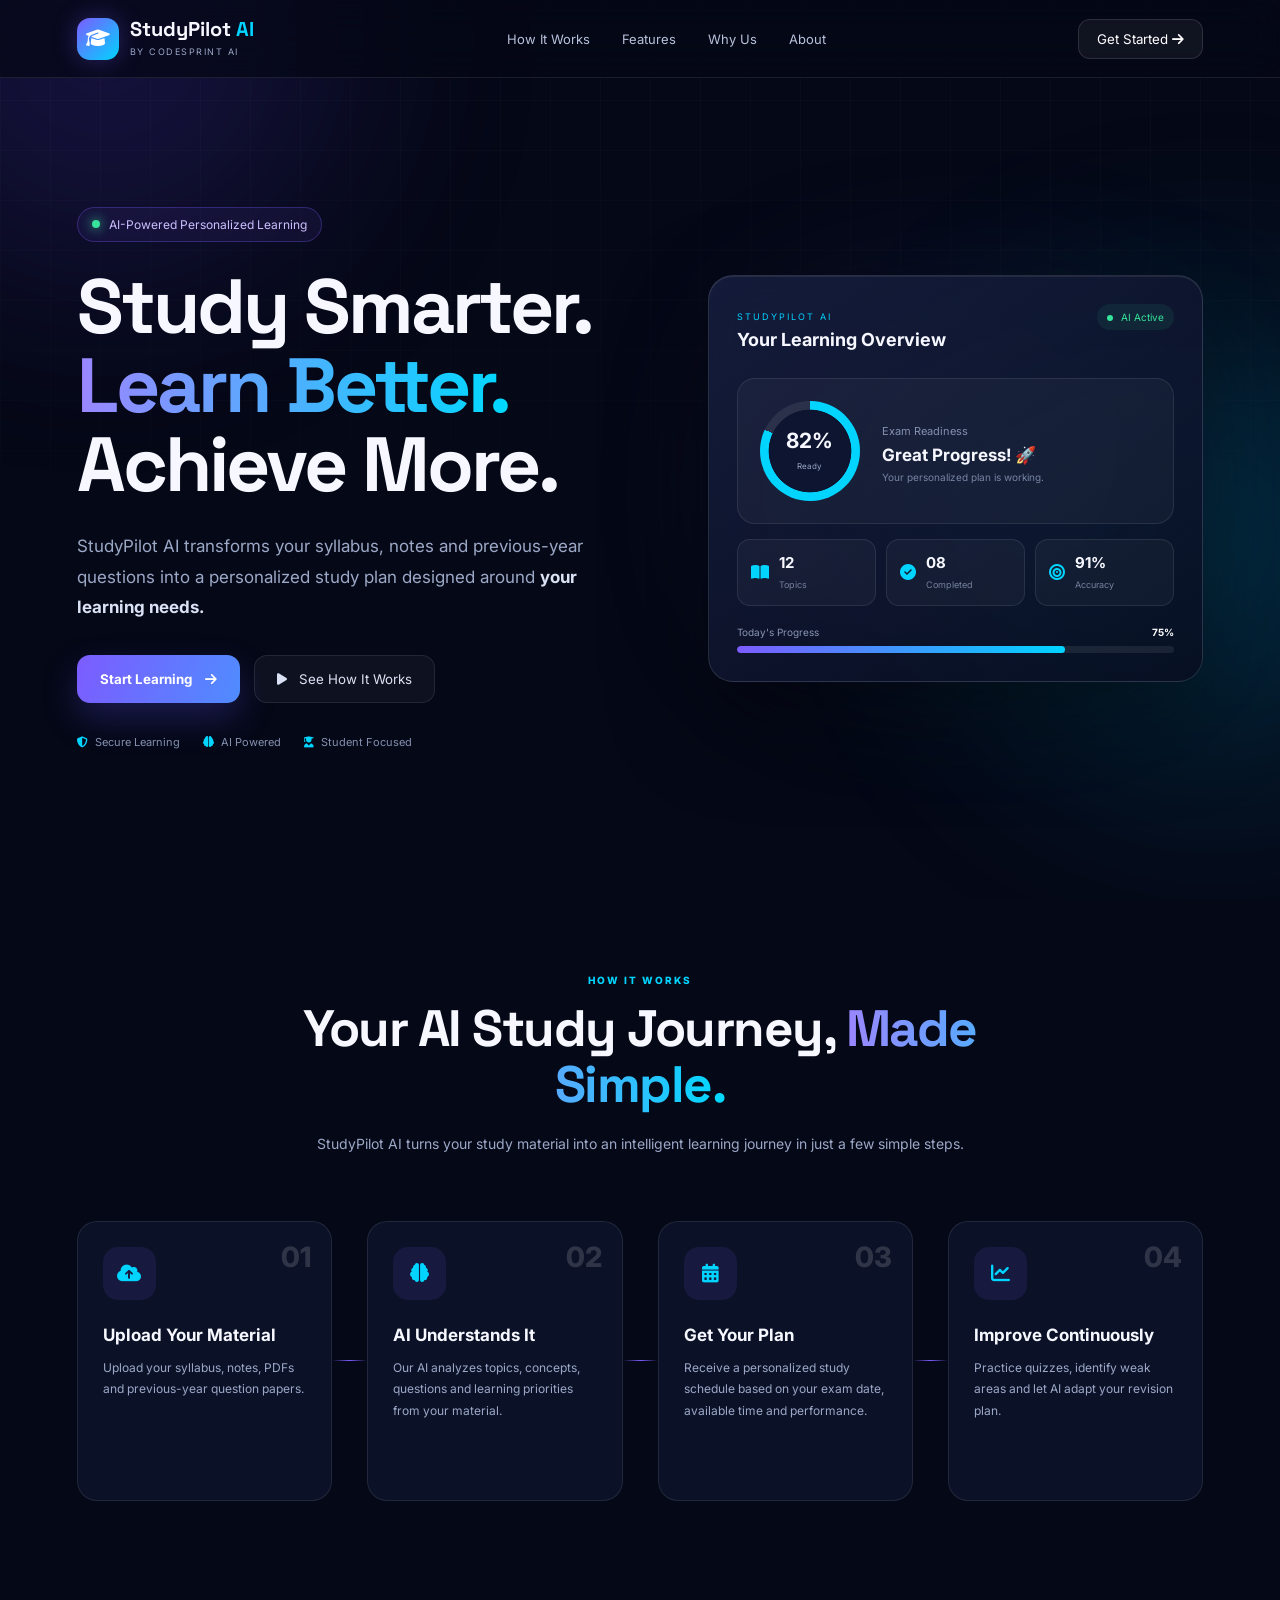
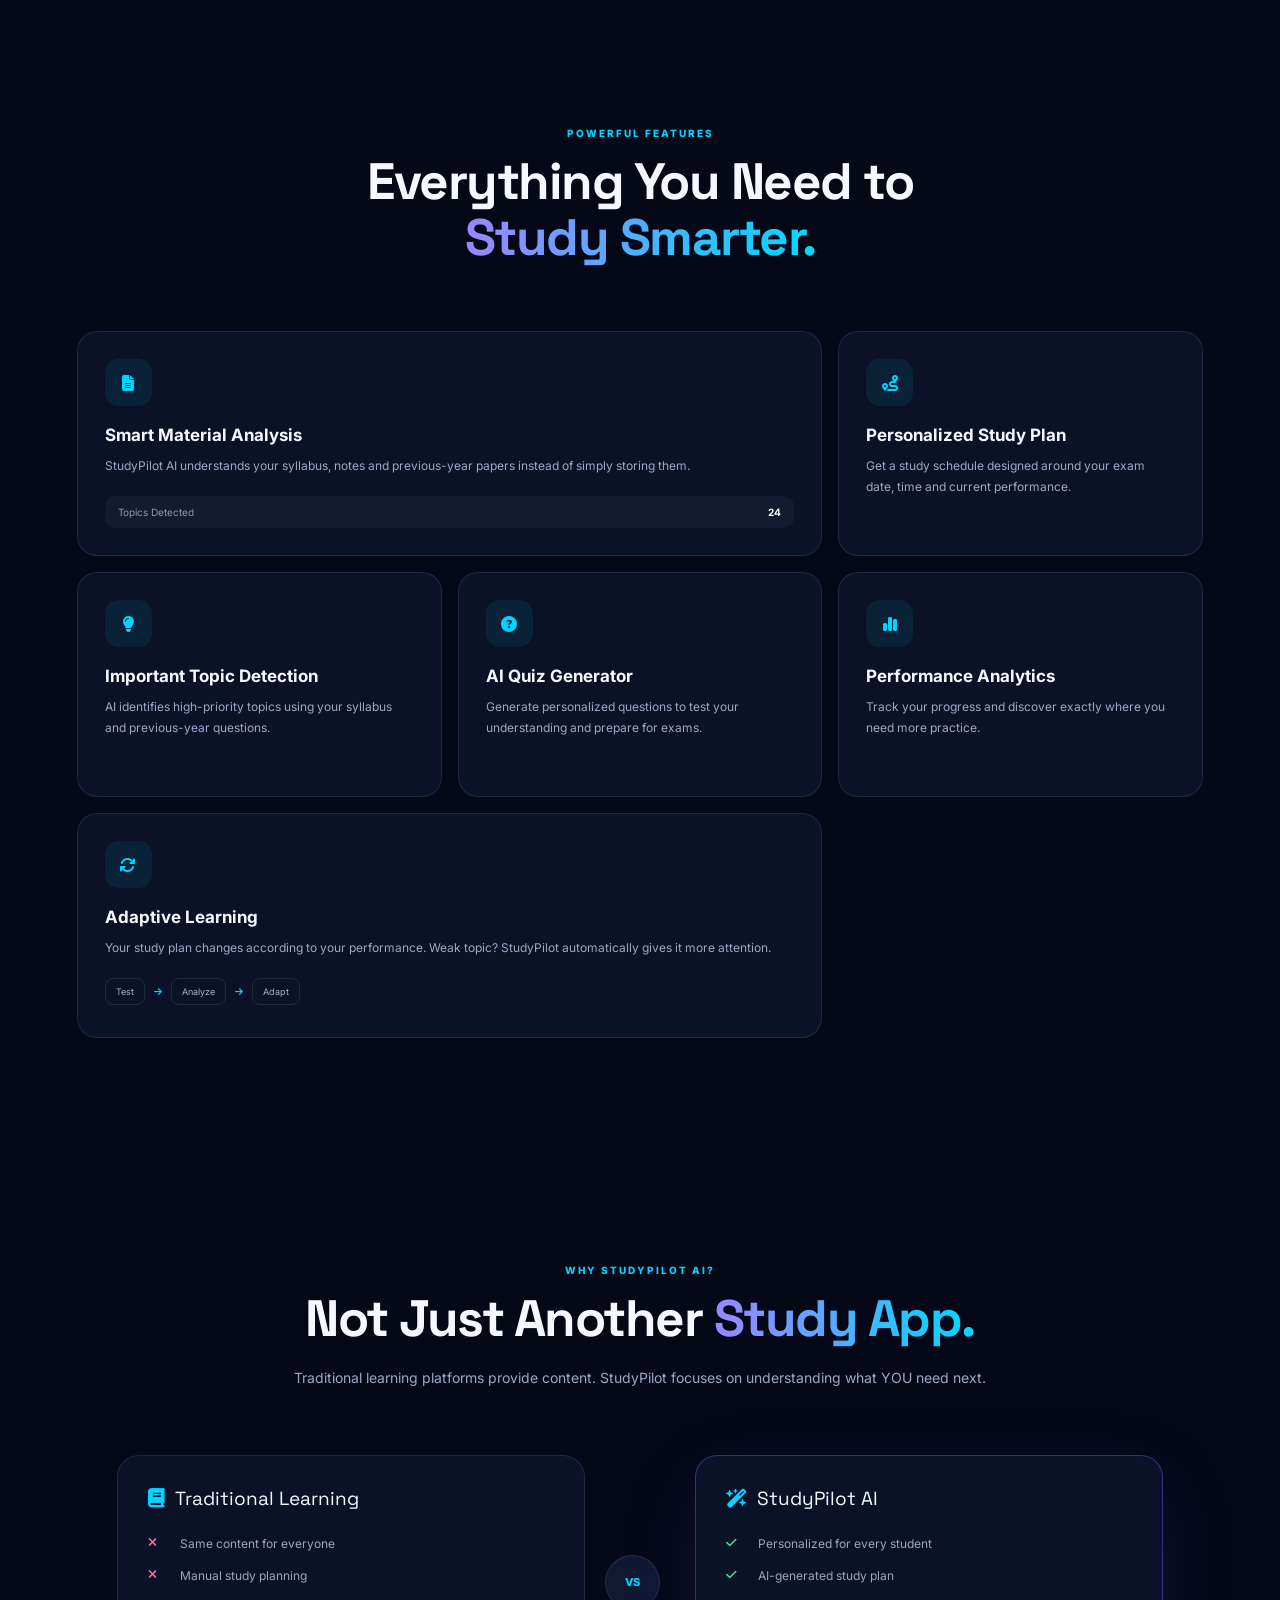
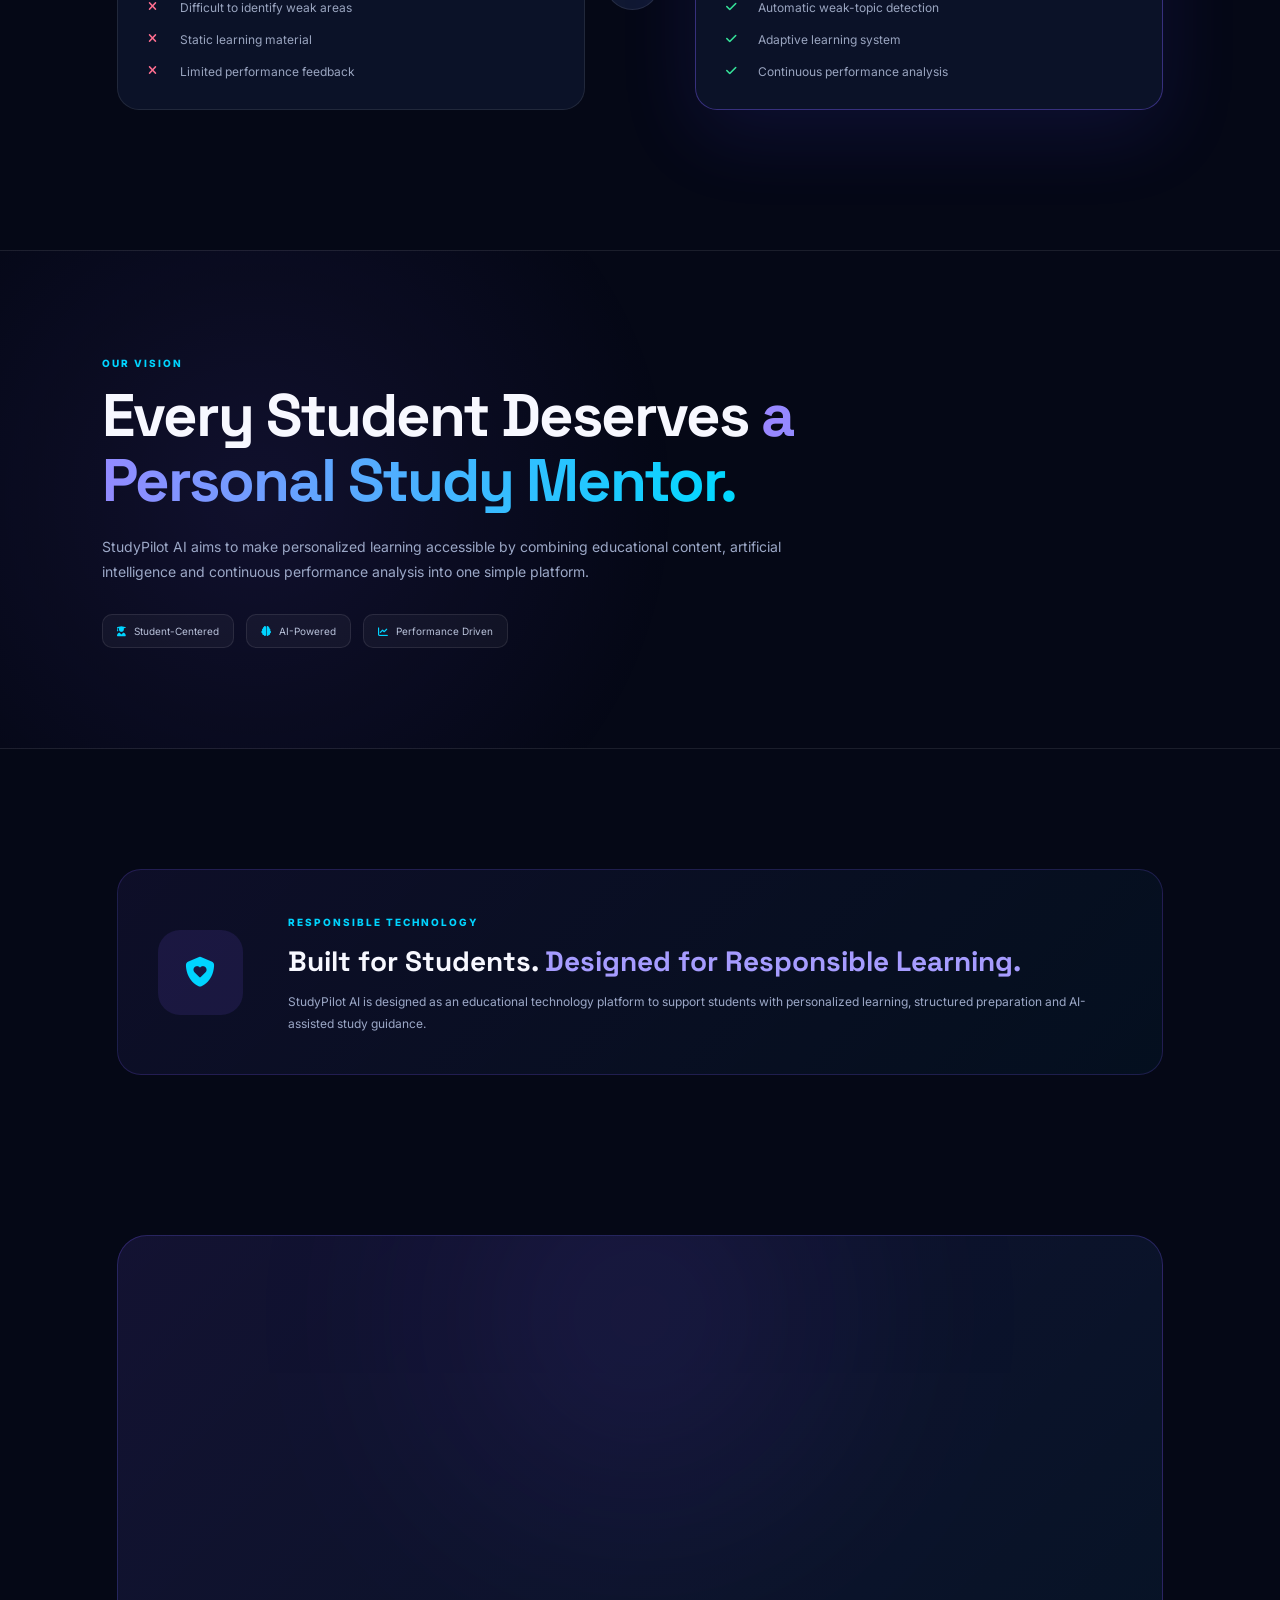
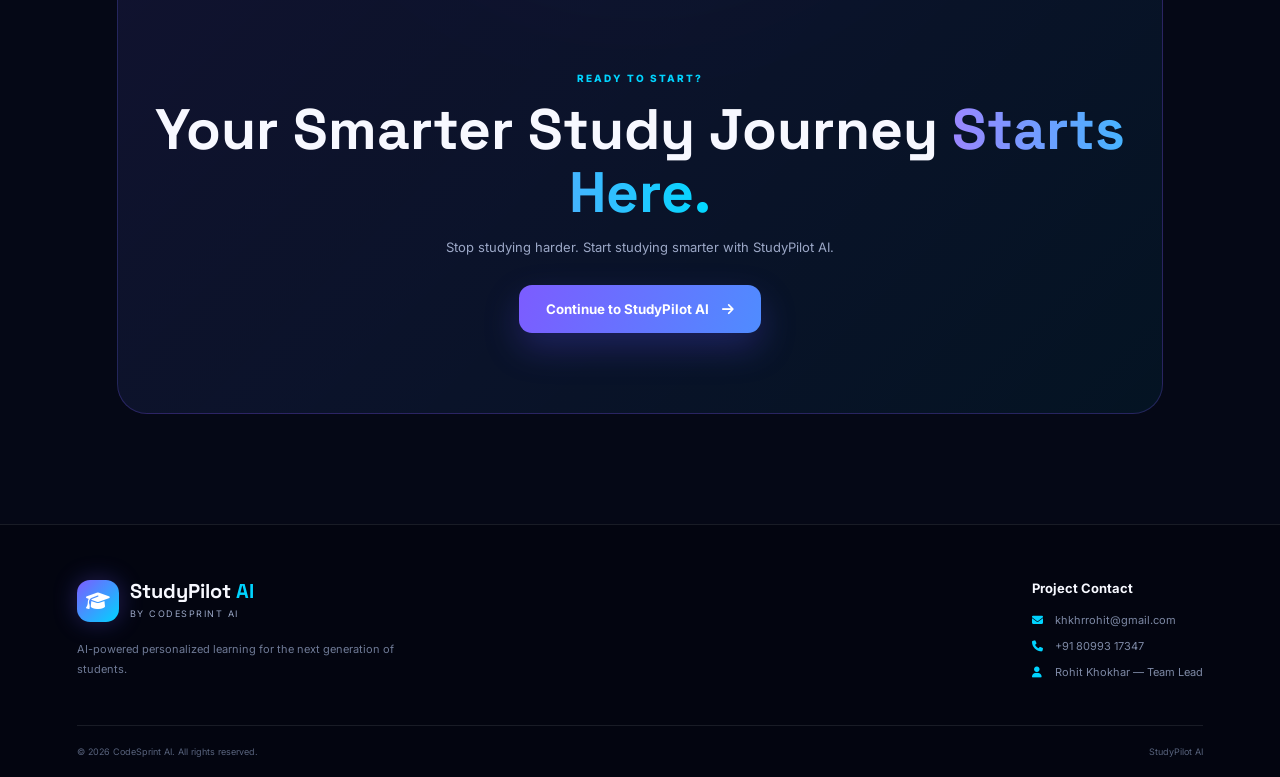
<file: index.html>
<!DOCTYPE html>
<html lang="en">
<head>
    <meta charset="UTF-8">
    <meta name="viewport" content="width=device-width, initial-scale=1.0">

    <title>StudyPilot AI | CodeSprint AI</title>

    <meta
        name="description"
        content="StudyPilot AI is an intelligent personalized learning platform that helps students study smarter using AI."
    >

    <!-- Google Font -->
    <link rel="preconnect" href="https://fonts.googleapis.com">
    <link rel="preconnect" href="https://fonts.gstatic.com" crossorigin>

    <link
        href="https://fonts.googleapis.com/css2?family=Inter:wght@400;500;600;700;800&family=Space+Grotesk:wght@500;600;700&display=swap"
        rel="stylesheet"
    >

    <!-- Font Awesome -->
    <link
        rel="stylesheet"
        href="https://cdnjs.cloudflare.com/ajax/libs/font-awesome/6.5.2/css/all.min.css"
    >

    <link rel="stylesheet" href="index.css">
</head>

<body>

    <!-- Background -->
    <div class="background">
        <span class="orb orb-one"></span>
        <span class="orb orb-two"></span>
        <span class="grid"></span>
    </div>

    <!-- NAVBAR -->
    <header class="navbar">

        <div class="logo">
            <div class="logo-icon">
                <i class="fa-solid fa-graduation-cap"></i>
            </div>

            <div>
                <h2>StudyPilot<span> AI</span></h2>
                <small>by CodeSprint AI</small>
            </div>
        </div>

        <nav>
            <a href="#how">How It Works</a>
            <a href="#features">Features</a>
            <a href="#difference">Why Us</a>
            <a href="#about">About</a>
        </nav>

        <button class="nav-button" onclick="continueToApp()">
            Get Started <i class="fa-solid fa-arrow-right"></i>
        </button>

    </header>


    <!-- HERO -->
    <main>

        <section class="hero">

            <div class="hero-content">

                <div class="badge">
                    <span class="pulse"></span>
                    AI-Powered Personalized Learning
                </div>

                <h1>
                    Study Smarter.
                    <span>Learn Better.</span>
                    <br>
                    Achieve More.
                </h1>

                <p class="hero-text">
                    StudyPilot AI transforms your syllabus, notes and previous-year
                    questions into a personalized study plan designed around
                    <strong>your learning needs.</strong>
                </p>

                <div class="hero-buttons">

                    <button class="primary-btn" onclick="continueToApp()">
                        Start Learning
                        <i class="fa-solid fa-arrow-right"></i>
                    </button>

                    <button class="secondary-btn" onclick="scrollToSection('how')">
                        <i class="fa-solid fa-play"></i>
                        See How It Works
                    </button>

                </div>

                <div class="trust-row">

                    <div>
                        <i class="fa-solid fa-shield-halved"></i>
                        Secure Learning
                    </div>

                    <div>
                        <i class="fa-solid fa-brain"></i>
                        AI Powered
                    </div>

                    <div>
                        <i class="fa-solid fa-user-graduate"></i>
                        Student Focused
                    </div>

                </div>

            </div>


            <!-- HERO DASHBOARD -->
            <div class="hero-dashboard">

                <div class="dashboard-glow"></div>

                <div class="dashboard-card">

                    <div class="dashboard-top">

                        <div>
                            <span class="mini-label">STUDYPILOT AI</span>
                            <h3>Your Learning Overview</h3>
                        </div>

                        <div class="ai-status">
                            <span></span>
                            AI Active
                        </div>

                    </div>


                    <div class="score-box">

                        <div class="score-circle">
                            <div>
                                <strong>82%</strong>
                                <small>Ready</small>
                            </div>
                        </div>

                        <div class="score-info">
                            <span>Exam Readiness</span>
                            <h4>Great Progress! 🚀</h4>
                            <p>Your personalized plan is working.</p>
                        </div>

                    </div>


                    <div class="dashboard-stats">

                        <div class="stat">
                            <i class="fa-solid fa-book-open"></i>
                            <div>
                                <strong>12</strong>
                                <span>Topics</span>
                            </div>
                        </div>

                        <div class="stat">
                            <i class="fa-solid fa-circle-check"></i>
                            <div>
                                <strong>08</strong>
                                <span>Completed</span>
                            </div>
                        </div>

                        <div class="stat">
                            <i class="fa-solid fa-bullseye"></i>
                            <div>
                                <strong>91%</strong>
                                <span>Accuracy</span>
                            </div>
                        </div>

                    </div>


                    <div class="progress-area">

                        <div class="progress-heading">
                            <span>Today's Progress</span>
                            <strong>75%</strong>
                        </div>

                        <div class="progress-bar">
                            <span></span>
                        </div>

                    </div>

                </div>

            </div>

        </section>


        <!-- HOW IT WORKS -->
        <section id="how" class="section">

            <div class="section-heading">

                <span class="section-tag">
                    HOW IT WORKS
                </span>

                <h2>
                    Your AI Study Journey,
                    <span>Made Simple.</span>
                </h2>

                <p>
                    StudyPilot AI turns your study material into an intelligent
                    learning journey in just a few simple steps.
                </p>

            </div>


            <div class="steps">

                <div class="step-card">

                    <div class="step-number">01</div>

                    <div class="step-icon">
                        <i class="fa-solid fa-cloud-arrow-up"></i>
                    </div>

                    <h3>Upload Your Material</h3>

                    <p>
                        Upload your syllabus, notes, PDFs and previous-year
                        question papers.
                    </p>

                </div>


                <div class="connector"></div>


                <div class="step-card">

                    <div class="step-number">02</div>

                    <div class="step-icon">
                        <i class="fa-solid fa-brain"></i>
                    </div>

                    <h3>AI Understands It</h3>

                    <p>
                        Our AI analyzes topics, concepts, questions and
                        learning priorities from your material.
                    </p>

                </div>


                <div class="connector"></div>


                <div class="step-card">

                    <div class="step-number">03</div>

                    <div class="step-icon">
                        <i class="fa-solid fa-calendar-days"></i>
                    </div>

                    <h3>Get Your Plan</h3>

                    <p>
                        Receive a personalized study schedule based on your
                        exam date, available time and performance.
                    </p>

                </div>


                <div class="connector"></div>


                <div class="step-card">

                    <div class="step-number">04</div>

                    <div class="step-icon">
                        <i class="fa-solid fa-chart-line"></i>
                    </div>

                    <h3>Improve Continuously</h3>

                    <p>
                        Practice quizzes, identify weak areas and let AI
                        adapt your revision plan.
                    </p>

                </div>

            </div>

        </section>


        <!-- FEATURES -->
        <section id="features" class="section features-section">

            <div class="section-heading">

                <span class="section-tag">
                    POWERFUL FEATURES
                </span>

                <h2>
                    Everything You Need to
                    <span>Study Smarter.</span>
                </h2>

            </div>


            <div class="feature-grid">

                <div class="feature-card large">

                    <div class="feature-icon">
                        <i class="fa-solid fa-file-lines"></i>
                    </div>

                    <h3>Smart Material Analysis</h3>

                    <p>
                        StudyPilot AI understands your syllabus, notes and
                        previous-year papers instead of simply storing them.
                    </p>

                    <div class="feature-demo">
                        <span>Topics Detected</span>
                        <strong>24</strong>
                    </div>

                </div>


                <div class="feature-card">

                    <div class="feature-icon">
                        <i class="fa-solid fa-route"></i>
                    </div>

                    <h3>Personalized Study Plan</h3>

                    <p>
                        Get a study schedule designed around your exam date,
                        time and current performance.
                    </p>

                </div>


                <div class="feature-card">

                    <div class="feature-icon">
                        <i class="fa-solid fa-lightbulb"></i>
                    </div>

                    <h3>Important Topic Detection</h3>

                    <p>
                        AI identifies high-priority topics using your syllabus
                        and previous-year questions.
                    </p>

                </div>


                <div class="feature-card">

                    <div class="feature-icon">
                        <i class="fa-solid fa-circle-question"></i>
                    </div>

                    <h3>AI Quiz Generator</h3>

                    <p>
                        Generate personalized questions to test your
                        understanding and prepare for exams.
                    </p>

                </div>


                <div class="feature-card">

                    <div class="feature-icon">
                        <i class="fa-solid fa-chart-simple"></i>
                    </div>

                    <h3>Performance Analytics</h3>

                    <p>
                        Track your progress and discover exactly where
                        you need more practice.
                    </p>

                </div>


                <div class="feature-card large">

                    <div class="feature-icon">
                        <i class="fa-solid fa-arrows-rotate"></i>
                    </div>

                    <h3>Adaptive Learning</h3>

                    <p>
                        Your study plan changes according to your performance.
                        Weak topic? StudyPilot automatically gives it more
                        attention.
                    </p>

                    <div class="adaptive-flow">
                        <span>Test</span>
                        <i class="fa-solid fa-arrow-right"></i>
                        <span>Analyze</span>
                        <i class="fa-solid fa-arrow-right"></i>
                        <span>Adapt</span>
                    </div>

                </div>

            </div>

        </section>


        <!-- DIFFERENCE -->
        <section id="difference" class="section difference-section">

            <div class="section-heading">

                <span class="section-tag">
                    WHY STUDYPILOT AI?
                </span>

                <h2>
                    Not Just Another
                    <span>Study App.</span>
                </h2>

                <p>
                    Traditional learning platforms provide content.
                    StudyPilot focuses on understanding what YOU need next.
                </p>

            </div>


            <div class="comparison">

                <div class="comparison-card traditional">

                    <div class="comparison-title">
                        <i class="fa-solid fa-book"></i>
                        Traditional Learning
                    </div>

                    <ul>
                        <li>
                            <i class="fa-solid fa-xmark"></i>
                            Same content for everyone
                        </li>

                        <li>
                            <i class="fa-solid fa-xmark"></i>
                            Manual study planning
                        </li>

                        <li>
                            <i class="fa-solid fa-xmark"></i>
                            Difficult to identify weak areas
                        </li>

                        <li>
                            <i class="fa-solid fa-xmark"></i>
                            Static learning material
                        </li>

                        <li>
                            <i class="fa-solid fa-xmark"></i>
                            Limited performance feedback
                        </li>
                    </ul>

                </div>


                <div class="vs">
                    VS
                </div>


                <div class="comparison-card studypilot">

                    <div class="comparison-title">
                        <i class="fa-solid fa-wand-magic-sparkles"></i>
                        StudyPilot AI
                    </div>

                    <ul>
                        <li>
                            <i class="fa-solid fa-check"></i>
                            Personalized for every student
                        </li>

                        <li>
                            <i class="fa-solid fa-check"></i>
                            AI-generated study plan
                        </li>

                        <li>
                            <i class="fa-solid fa-check"></i>
                            Automatic weak-topic detection
                        </li>

                        <li>
                            <i class="fa-solid fa-check"></i>
                            Adaptive learning system
                        </li>

                        <li>
                            <i class="fa-solid fa-check"></i>
                            Continuous performance analysis
                        </li>
                    </ul>

                </div>

            </div>

        </section>


        <!-- IMPACT -->
        <section class="impact-section">

            <div class="impact-content">

                <span class="section-tag">
                    OUR VISION
                </span>

                <h2>
                    Every Student Deserves
                    <span>a Personal Study Mentor.</span>
                </h2>

                <p>
                    StudyPilot AI aims to make personalized learning accessible
                    by combining educational content, artificial intelligence
                    and continuous performance analysis into one simple platform.
                </p>

                <div class="impact-points">

                    <div>
                        <i class="fa-solid fa-user-graduate"></i>
                        <span>Student-Centered</span>
                    </div>

                    <div>
                        <i class="fa-solid fa-brain"></i>
                        <span>AI-Powered</span>
                    </div>

                    <div>
                        <i class="fa-solid fa-chart-line"></i>
                        <span>Performance Driven</span>
                    </div>

                </div>

            </div>

        </section>


        <!-- TRUST -->
        <section id="about" class="trust-section">

            <div class="trust-card">

                <div class="trust-icon">
                    <i class="fa-solid fa-shield-heart"></i>
                </div>

                <div>
                    <span class="section-tag">RESPONSIBLE TECHNOLOGY</span>

                    <h2>
                        Built for Students.
                        <span>Designed for Responsible Learning.</span>
                    </h2>

                    <p>
                        StudyPilot AI is designed as an educational technology
                        platform to support students with personalized learning,
                        structured preparation and AI-assisted study guidance.
                    </p>
                </div>

            </div>

        </section>


        <!-- FINAL CTA -->
        <section class="cta-section">

            <div class="cta-card">

                <div class="cta-glow"></div>

                <span class="section-tag">
                    READY TO START?
                </span>

                <h2>
                    Your Smarter Study Journey
                    <span>Starts Here.</span>
                </h2>

                <p>
                    Stop studying harder. Start studying smarter with StudyPilot AI.
                </p>

                <button class="primary-btn big" onclick="continueToApp()">
                    Continue to StudyPilot AI
                    <i class="fa-solid fa-arrow-right"></i>
                </button>

            </div>

        </section>

    </main>


    <!-- FOOTER -->
    <footer>

        <div class="footer-main">

            <div class="footer-brand">

                <div class="logo">

                    <div class="logo-icon">
                        <i class="fa-solid fa-graduation-cap"></i>
                    </div>

                    <div>
                        <h2>StudyPilot<span> AI</span></h2>
                        <small>by CodeSprint AI</small>
                    </div>

                </div>

                <p>
                    AI-powered personalized learning for the next generation
                    of students.
                </p>

            </div>


            <div class="footer-contact">

                <h3>Project Contact</h3>

                <a href="mailto:khkhrrohit@gmail.com">
                    <i class="fa-solid fa-envelope"></i>
                    khkhrrohit@gmail.com
                </a>

                <a href="tel:+918099317347">
                    <i class="fa-solid fa-phone"></i>
                    +91 80993 17347
                </a>

                <span>
                    <i class="fa-solid fa-user"></i>
                    Rohit Khokhar — Team Lead
                </span>

            </div>

        </div>


        <div class="footer-bottom">

            <span>
                © <span id="year"></span> CodeSprint AI. All rights reserved.
            </span>

            <span>
                StudyPilot AI
            </span>

        </div>

    </footer>


    <!-- Back To Top -->
    <button class="top-button" id="topButton">
        <i class="fa-solid fa-arrow-up"></i>
    </button>


    <script src="index.js"></script>

</body>
</html>
</file>
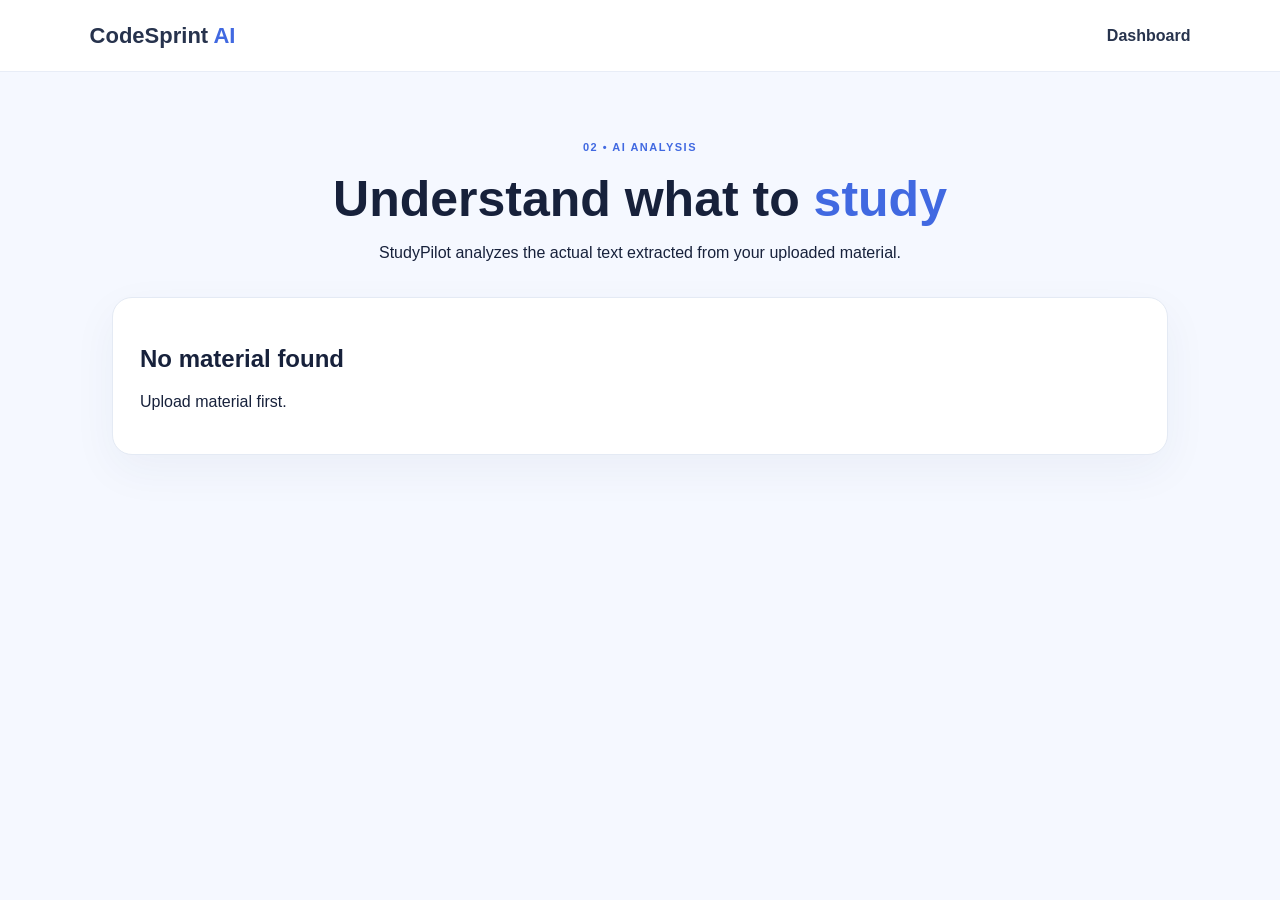
<file: analysis.html>
<!DOCTYPE html>
<html lang="en"><head><meta charset="UTF-8"><meta name="viewport" content="width=device-width,initial-scale=1"><title>StudyPilot AI | Analysis</title><link rel="stylesheet" href="analysis.css"></head>
<body><nav><a class="logo" href="main.html">CodeSprint <span>AI</span></a><a href="dashboard.html">Dashboard</a></nav>
<main><header><span class="badge">02 • AI ANALYSIS</span><h1>Understand what to <span>study</span></h1><p>StudyPilot analyzes the actual text extracted from your uploaded material.</p></header>
<div id="loading" class="card"><div class="spinner"></div><h2>Analyzing your material…</h2><p>Finding chapters, topics, keywords and question patterns.</p></div>
<div id="result" hidden><section class="grid"><div class="card wide"><small>AI SUMMARY</small><h2>Study overview</h2><p id="summary"></p></div><div class="card"><small>DOCUMENTS</small><h2 id="docCount">0</h2><p>Materials analyzed</p></div></section>
<section class="card"><small>CHAPTERS / TOPIC CLUSTERS</small><h2>What your material contains</h2><div id="chapters" class="chips"></div></section>
<section class="card"><small>IMPORTANT TOPICS</small><h2>High-value concepts</h2><div id="topics"></div></section>
<section class="card"><small>CONTENT INSIGHTS</small><div id="insights"></div></section>
<div class="actions"><button onclick="location.href='upload.html'">← Upload More</button><button class="primary" onclick="generatePlan()">Create Smart Study Plan →</button></div></div></main>
<script>
const KEY='studypilot_ai_data'; let data=JSON.parse(localStorage.getItem(KEY)||'{}');
const text=(data.sourceText||'').trim();
function words(s){return s.toLowerCase().match(/[a-zA-Z][a-zA-Z-]{3,}/g)||[]}
function analyze(){
 if(!text){document.getElementById('loading').innerHTML='<h2>No material found</h2><p>Upload material first.</p>';return}
 const ws=words(text), freq={}; ws.forEach(w=>freq[w]=(freq[w]||0)+1);
 const stop=new Set('this that with from have will your their there about which these those into than also been were they them then when where what such only more some very using used each other through because between while after before should would could does'.split(' '));
 const keywords=Object.entries(freq).filter(([w])=>!stop.has(w)).sort((a,b)=>b[1]-a[1]).slice(0,18).map(x=>x[0]);
 const sentences=text.split(/[.!?]\s+/).filter(x=>x.length>70).slice(0,4);
 const chapters=text.split(/(?:chapter|unit|module)\s+([0-9IVX]+)/ig).filter(x=>x.trim()).slice(0,12).map(x=>x.trim().slice(0,90));
 const chapterList=chapters.length?chapters:keywords.slice(0,8).map((x,i)=>`Topic ${i+1}: ${x}`);
 data.analysis={completed:true,summary:sentences.join('. ').slice(0,1100)||`The material contains approximately ${ws.length} searchable words. The most frequent concepts are ${keywords.slice(0,8).join(', ')}.`,chapters:chapterList.map((name,i)=>({name,priority:i<4?'High':'Medium',estimatedTime:i<4?'2 Hours':'1 Hour'})),importantTopics:keywords, difficultTopics:keywords.slice(-5),pyqTopics:keywords.slice(0,8),recommendations:['Start with high-frequency concepts','Study difficult topics twice','Practice questions after each topic','Revise before the Master Exam']};
 data.lastUpdated=new Date().toISOString(); localStorage.setItem(KEY,JSON.stringify(data)); render();
}
function render(){document.getElementById('loading').hidden=true;document.getElementById('result').hidden=false;document.getElementById('summary').textContent=data.analysis.summary;document.getElementById('docCount').textContent=(data.materials||[]).length;document.getElementById('chapters').innerHTML=data.analysis.chapters.map(c=>`<div class="chapter"><b>${esc(c.name)}</b><span>${c.priority} • ${c.estimatedTime}</span></div>`).join('');document.getElementById('topics').innerHTML=data.analysis.importantTopics.map((x,i)=>`<div class="topic"><b>${i+1}</b>${esc(x)}</div>`).join('');document.getElementById('insights').innerHTML=`<p><b>Weak/difficult indicators:</b> ${data.analysis.difficultTopics.join(', ')}</p><p><b>Potential high-value/PYQ concepts:</b> ${data.analysis.pyqTopics.join(', ')}</p>`}
function esc(s){return String(s).replace(/[&<>"']/g,c=>({'&':'&amp;','<':'&lt;','>':'&gt;','"':'&quot;',"'":'&#039;'}[c]))}
function generatePlan(){data.studyPlan=data.analysis.chapters.map((c,i)=>({day:i+1,chapter:c.name,priority:c.priority,duration:c.estimatedTime,steps:['Read and understand concepts','Make short notes','Solve related examples/PYQs','Attempt practice questions','Revise mistakes'],reference:data.materials?.map(x=>x.name).join(', ')}));localStorage.setItem(KEY,JSON.stringify(data));location.href='studyplan.html'}
setTimeout(analyze,500);
</script></body></html>
</file>
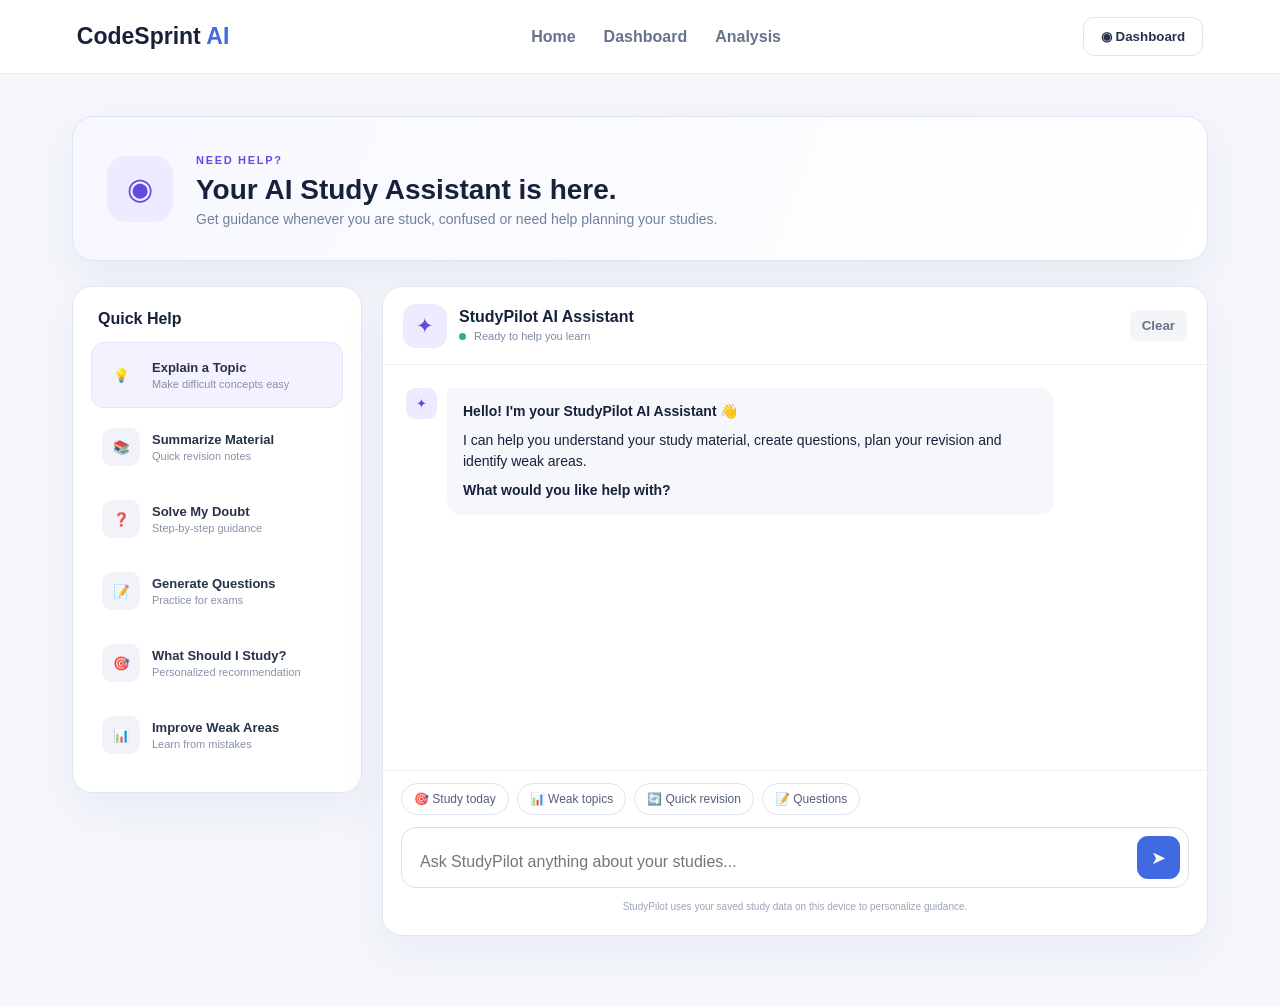
<file: help.html>
<!DOCTYPE html>
<html lang="en">
<head>
  <meta charset="UTF-8">
  <meta name="viewport" content="width=device-width, initial-scale=1.0">
  <title>StudyPilot AI | Help</title>
  <link rel="stylesheet" href="help.css">
</head>
<body>

<nav class="navbar">
  <a href="main.html" class="logo">CodeSprint <span>AI</span></a>

  <div class="nav-links">
    <a href="main.html">Home</a>
    <a href="dashboard.html">Dashboard</a>
    <a href="analysis.html">Analysis</a>
  </div>

  <button class="profile-btn" onclick="location.href='dashboard.html'">
    <span>◉</span> Dashboard
  </button>
</nav>

<main class="page">

  <section class="hero">
    <div class="assistant-icon">◉</div>
    <div>
      <span class="eyebrow">NEED HELP?</span>
      <h1>Your AI Study Assistant is here.</h1>
      <p>Get guidance whenever you are stuck, confused or need help planning your studies.</p>
    </div>
  </section>

  <section class="assistant-layout">

    <aside class="sidebar">
      <h3>Quick Help</h3>

      <button class="quick active" data-prompt="Explain my difficult topics in simple language.">
        <span>💡</span>
        <div><b>Explain a Topic</b><small>Make difficult concepts easy</small></div>
      </button>

      <button class="quick" data-prompt="Summarize my uploaded study material.">
        <span>📚</span>
        <div><b>Summarize Material</b><small>Quick revision notes</small></div>
      </button>

      <button class="quick" data-prompt="Help me solve my study doubt.">
        <span>❓</span>
        <div><b>Solve My Doubt</b><small>Step-by-step guidance</small></div>
      </button>

      <button class="quick" data-prompt="Generate important questions from my material.">
        <span>📝</span>
        <div><b>Generate Questions</b><small>Practice for exams</small></div>
      </button>

      <button class="quick" data-prompt="Tell me what I should study today.">
        <span>🎯</span>
        <div><b>What Should I Study?</b><small>Personalized recommendation</small></div>
      </button>

      <button class="quick" data-prompt="Analyze my mistakes and tell me what to improve.">
        <span>📊</span>
        <div><b>Improve Weak Areas</b><small>Learn from mistakes</small></div>
      </button>
    </aside>

    <section class="chat-card">
      <div class="chat-header">
        <div class="bot-avatar">✦</div>
        <div>
          <h2>StudyPilot AI Assistant</h2>
          <span><i></i> Ready to help you learn</span>
        </div>
        <button class="clear-btn" id="clearChat">Clear</button>
      </div>

      <div class="chat" id="chat">
        <div class="message ai">
          <div class="avatar">✦</div>
          <div class="bubble">
            <b>Hello! I'm your StudyPilot AI Assistant 👋</b>
            <p>I can help you understand your study material, create questions, plan your revision and identify weak areas.</p>
            <p><strong>What would you like help with?</strong></p>
          </div>
        </div>
      </div>

      <div class="suggestions">
        <button data-prompt="What should I study today?">🎯 Study today</button>
        <button data-prompt="Explain my weak topics.">📊 Weak topics</button>
        <button data-prompt="Give me a quick revision.">🔄 Quick revision</button>
        <button data-prompt="Generate 5 important questions.">📝 Questions</button>
      </div>

      <form class="input-area" id="chatForm">
        <textarea id="userInput" rows="1" placeholder="Ask StudyPilot anything about your studies..."></textarea>
        <button type="submit" id="sendBtn">➤</button>
      </form>

      <p class="privacy">StudyPilot uses your saved study data on this device to personalize guidance.</p>
    </section>

  </section>

</main>

<script src="help.js"></script>
</body>
</html>
</file>
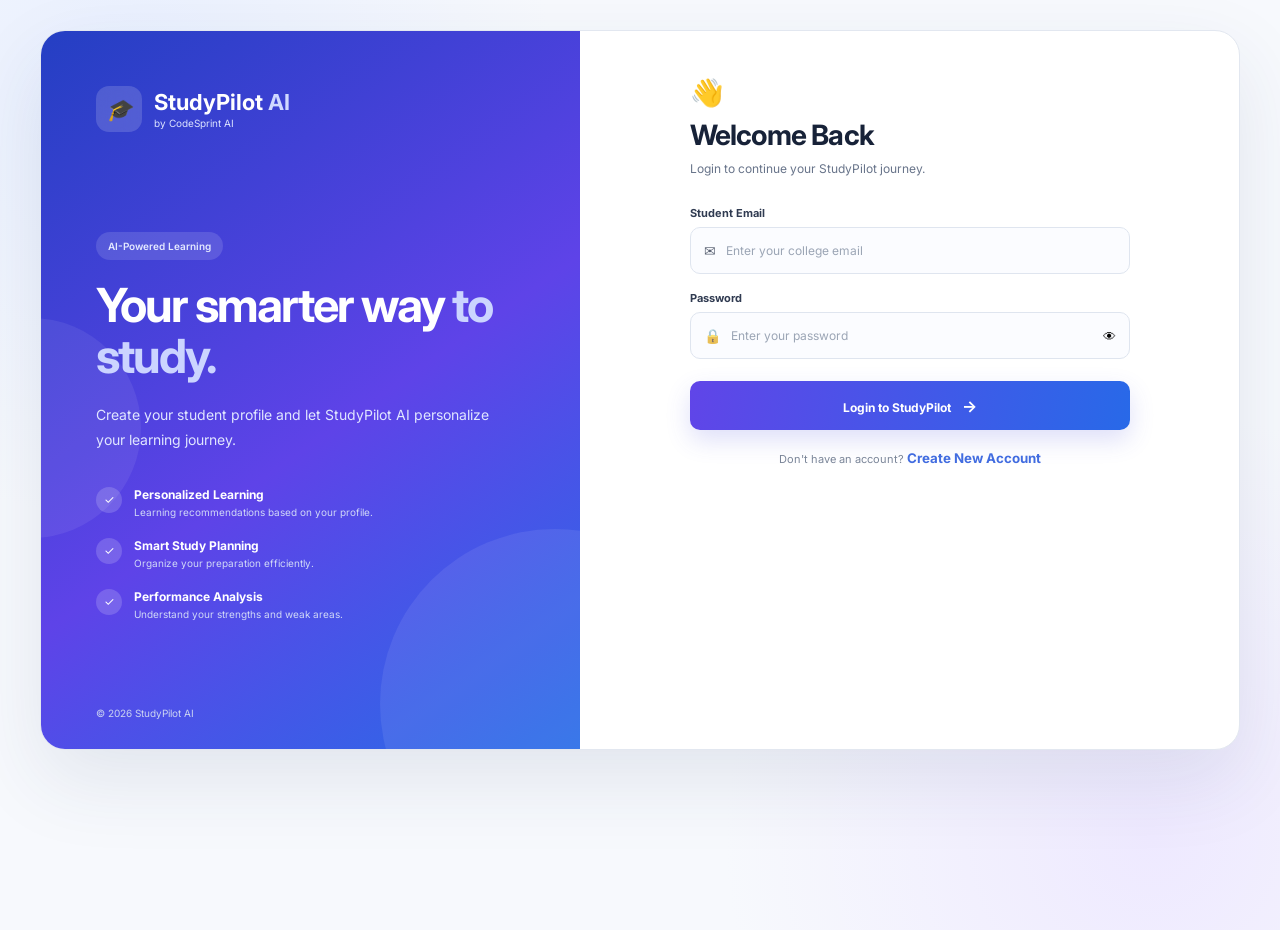
<file: login.html>
<!DOCTYPE html>
<html lang="en">

<head>

    <meta charset="UTF-8">

    <meta name="viewport"
          content="width=device-width, initial-scale=1.0">

    <title>StudyPilot AI | Student Login</title>

    <link rel="preconnect"
          href="https://fonts.googleapis.com">

    <link rel="preconnect"
          href="https://fonts.gstatic.com"
          crossorigin>

    <link href="https://fonts.googleapis.com/css2?family=Inter:wght@400;500;600;700;800&display=swap"
          rel="stylesheet">

    <link rel="stylesheet"
          href="login.css">

</head>


<body>


<div class="auth-page">


    <!-- LEFT SIDE -->

    <section class="auth-info">

        <div class="brand">

            <div class="brand-icon">
                <i>🎓</i>
            </div>

            <div>

                <h2>StudyPilot <span>AI</span></h2>

                <p>by CodeSprint AI</p>

            </div>

        </div>


        <div class="info-content">

            <span class="badge">
                AI-Powered Learning
            </span>

            <h1>
                Your smarter way
                <span>to study.</span>
            </h1>

            <p>
                Create your student profile and let StudyPilot AI
                personalize your learning journey.
            </p>


            <div class="benefit">

                <div class="benefit-icon">
                    ✓
                </div>

                <div>

                    <strong>
                        Personalized Learning
                    </strong>

                    <small>
                        Learning recommendations based on your profile.
                    </small>

                </div>

            </div>


            <div class="benefit">

                <div class="benefit-icon">
                    ✓
                </div>

                <div>

                    <strong>
                        Smart Study Planning
                    </strong>

                    <small>
                        Organize your preparation efficiently.
                    </small>

                </div>

            </div>


            <div class="benefit">

                <div class="benefit-icon">
                    ✓
                </div>

                <div>

                    <strong>
                        Performance Analysis
                    </strong>

                    <small>
                        Understand your strengths and weak areas.
                    </small>

                </div>

            </div>

        </div>


        <div class="copyright">

            © <span id="leftYear"></span>
            StudyPilot AI

        </div>

    </section>



    <!-- RIGHT SIDE -->

    <section class="auth-box">


        <!-- LOGIN -->

        <div class="form-container"
             id="loginForm">

            <div class="form-heading">

                <span class="mini-icon">
                    👋
                </span>

                <h1>
                    Welcome Back
                </h1>

                <p>
                    Login to continue your StudyPilot journey.
                </p>

            </div>


            <form id="studentLoginForm">


                <div class="input-group">

                    <label>
                        Student Email
                    </label>

                    <div class="input-wrapper">

                        <span>✉</span>

                        <input
                            type="email"
                            id="loginEmail"
                            placeholder="Enter your college email"
                            required>

                    </div>

                </div>



                <div class="input-group">

                    <label>
                        Password
                    </label>

                    <div class="input-wrapper">

                        <span>🔒</span>

                        <input
                            type="password"
                            id="loginPassword"
                            placeholder="Enter your password"
                            required>

                        <button
                            type="button"
                            class="eye-button"
                            onclick="togglePassword('loginPassword', this)">

                            👁

                        </button>

                    </div>

                </div>


                <button
                    type="submit"
                    class="submit-button">

                    Login to StudyPilot

                    <span>→</span>

                </button>


                <p class="switch-text">

                    Don't have an account?

                    <button
                        type="button"
                        onclick="showSignup()">

                        Create New Account

                    </button>

                </p>


                <div
                    class="message"
                    id="loginMessage">
                </div>

            </form>

        </div>



        <!-- SIGNUP -->

        <div class="form-container signup-container"
             id="signupForm">

            <div class="form-heading">

                <span class="mini-icon">
                    🚀
                </span>

                <h1>
                    Create Account
                </h1>

                <p>
                    Create your Student Profile to get started.
                </p>

            </div>


            <form id="studentSignupForm">


                <!-- NAME -->

                <div class="input-group">

                    <label>
                        Student Name
                    </label>

                    <div class="input-wrapper">

                        <span>👤</span>

                        <input
                            type="text"
                            id="studentName"
                            placeholder="Enter your full name"
                            required>

                    </div>

                </div>


                <!-- EMAIL -->

                <div class="input-group">

                    <label>
                        Student Email
                    </label>

                    <div class="input-wrapper">

                        <span>✉</span>

                        <input
                            type="email"
                            id="studentEmail"
                            placeholder="Enter your email"
                            required>

                    </div>

                </div>


                <!-- DOB -->

                <div class="input-group">

                    <label>
                        Date of Birth
                    </label>

                    <div class="input-wrapper">

                        <span>📅</span>

                        <input
                            type="date"
                            id="dateOfBirth"
                            required>

                    </div>

                </div>


                <!-- COLLEGE -->

                <div class="input-group">

                    <label>
                        College Name
                    </label>

                    <div class="input-wrapper">

                        <span>🏫</span>

                        <input
                            type="text"
                            id="collegeName"
                            placeholder="Enter your college name"
                            required>

                    </div>

                </div>


                <!-- SEMESTER -->

                <div class="input-group">

                    <label>
                        Semester
                    </label>

                    <div class="input-wrapper">

                        <span>📚</span>

                        <select
                            id="semester"
                            required>

                            <option value="">
                                Select Semester
                            </option>

                            <option value="1st Semester">
                                1st Semester
                            </option>

                            <option value="2nd Semester">
                                2nd Semester
                            </option>

                            <option value="3rd Semester">
                                3rd Semester
                            </option>

                            <option value="4th Semester">
                                4th Semester
                            </option>

                            <option value="5th Semester">
                                5th Semester
                            </option>

                            <option value="6th Semester">
                                6th Semester
                            </option>

                            <option value="7th Semester">
                                7th Semester
                            </option>

                            <option value="8th Semester">
                                8th Semester
                            </option>

                        </select>

                    </div>

                </div>


                <!-- PASSWORD -->

                <div class="input-group">

                    <label>
                        Create New Password
                    </label>

                    <div class="input-wrapper">

                        <span>🔐</span>

                        <input
                            type="password"
                            id="newPassword"
                            placeholder="Create a strong password"
                            minlength="6"
                            required>

                        <button
                            type="button"
                            class="eye-button"
                            onclick="togglePassword('newPassword', this)">

                            👁

                        </button>

                    </div>

                </div>


                <!-- CONFIRM PASSWORD -->

                <div class="input-group">

                    <label>
                        Confirm Password
                    </label>

                    <div class="input-wrapper">

                        <span>🔑</span>

                        <input
                            type="password"
                            id="confirmPassword"
                            placeholder="Confirm your password"
                            minlength="6"
                            required>

                    </div>

                </div>


                <button
                    type="submit"
                    class="submit-button">

                    Create Student Account

                    <span>→</span>

                </button>


                <p class="switch-text">

                    Already have an account?

                    <button
                        type="button"
                        onclick="showLogin()">

                        Login Here

                    </button>

                </p>


                <div
                    class="message"
                    id="signupMessage">
                </div>

            </form>

        </div>

    </section>

</div>


<script src="login.js"></script>

</body>
</html>
</file>
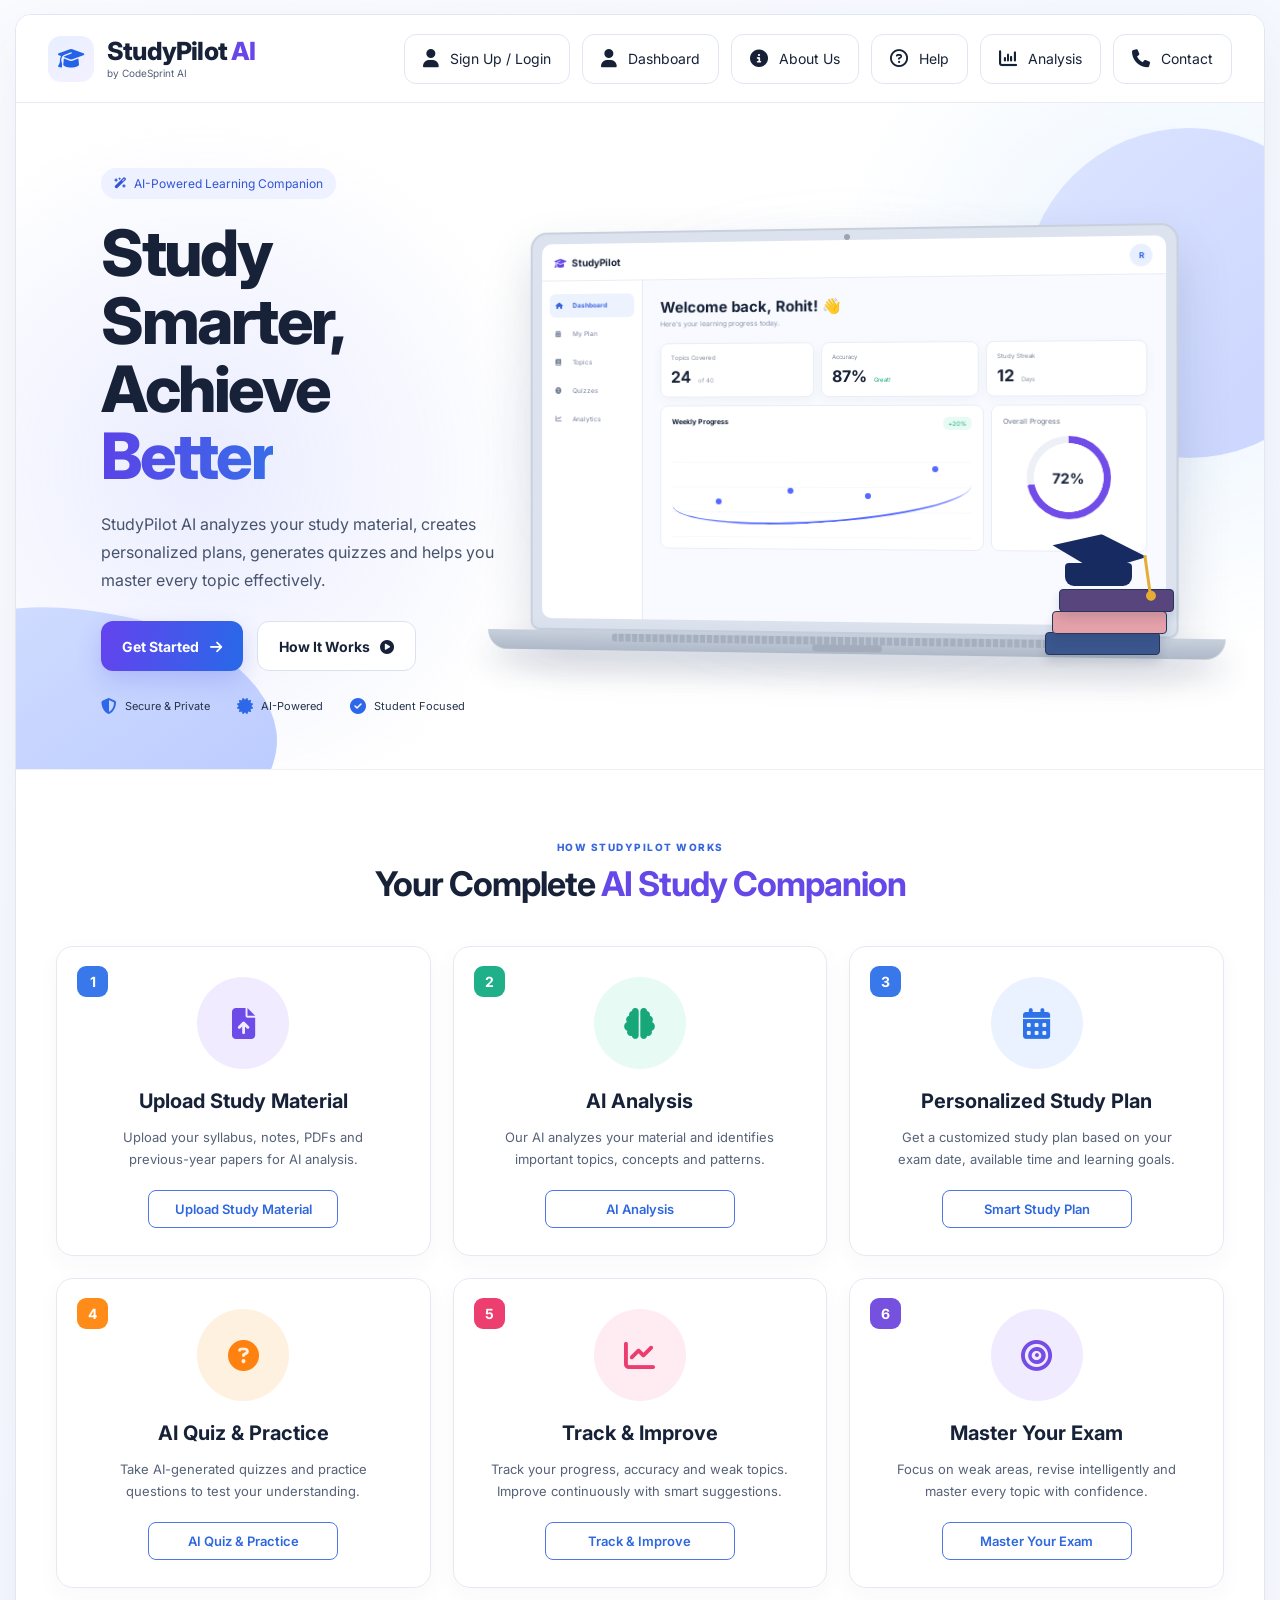
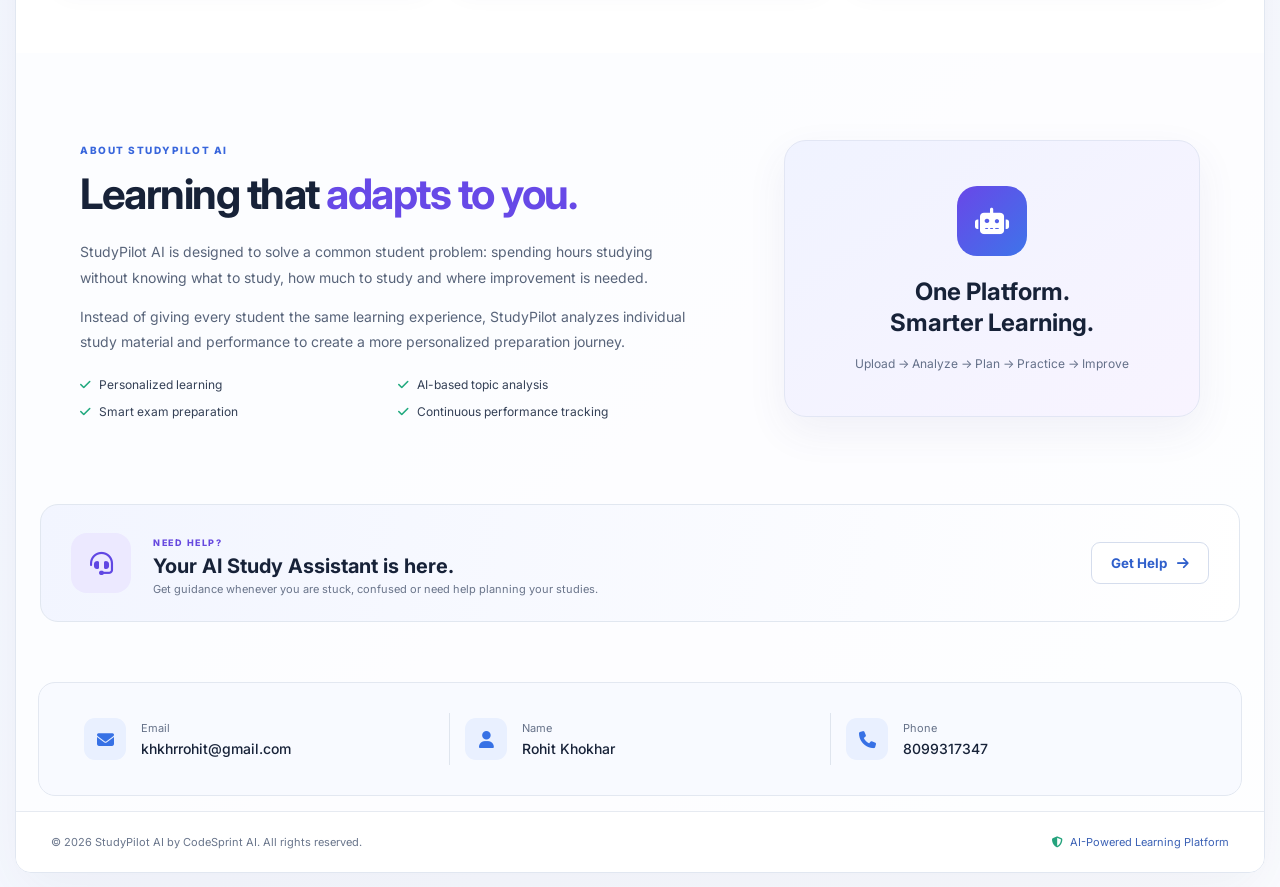
<file: main.html>
<!DOCTYPE html>
<html lang="en">
<head>
    <meta charset="UTF-8">
    <meta name="viewport" content="width=device-width, initial-scale=1.0">

    <title>StudyPilot AI | CodeSprint AI</title>

    <meta name="description"
        content="StudyPilot AI - AI-powered personalized learning, study planning, quizzes and performance analysis.">

    <!-- Google Fonts -->
    <link rel="preconnect" href="https://fonts.googleapis.com">
    <link rel="preconnect" href="https://fonts.gstatic.com" crossorigin>

    <link href="https://fonts.googleapis.com/css2?family=Inter:wght@400;500;600;700;800&display=swap"
        rel="stylesheet">

    <!-- Font Awesome -->
    <link rel="stylesheet"
        href="https://cdnjs.cloudflare.com/ajax/libs/font-awesome/6.5.2/css/all.min.css">

    <link rel="stylesheet" href="main.css">
</head>

<body>

    <!-- =====================================================
         MAIN CONTAINER
    ====================================================== -->

    <div class="page-container">

        <!-- =================================================
             NAVBAR
        ================================================== -->

        <header class="navbar">

            <!-- LOGO -->

            <a href="#" class="logo">

                <div class="logo-icon">
                    <i class="fa-solid fa-graduation-cap"></i>
                </div>

                <div class="logo-text">

                    <div>
                        StudyPilot <span>AI</span>
                    </div>

                    <small>
                        by CodeSprint AI
                    </small>

                </div>

            </a>


            <!-- DESKTOP NAVIGATION -->

            <nav class="nav-menu">

                <a href="login.html" class="nav-button">

                    <i class="fa-solid fa-user"></i>

                    <span>Sign Up / Login</span>

                </a>
                 <a href="dashboard.html" class="nav-button">

                    <i class="fa-solid fa-user"></i>

                    <span>Dashboard</span>

                </a>


                <a href="#about" class="nav-button">

                    <i class="fa-solid fa-circle-info"></i>

                    <span>About Us</span>

                </a>


                <a href="#help" class="nav-button">

                    <i class="fa-regular fa-circle-question"></i>

                    <span>Help</span>

                </a>


                <a href="#analysis" class="nav-button">

                    <i class="fa-solid fa-chart-column"></i>

                    <span>Analysis</span>

                </a>


                <a href="#contact" class="nav-button">

                    <i class="fa-solid fa-phone"></i>

                    <span>Contact</span>

                </a>

            </nav>


            <!-- MOBILE MENU BUTTON -->

            <button class="mobile-menu-button" id="mobileMenuButton">

                <i class="fa-solid fa-bars"></i>

            </button>

        </header>


        <!-- MOBILE NAVIGATION -->

        <div class="mobile-menu" id="mobileMenu">

            <a href="signup.html">
                <i class="fa-solid fa-user"></i>
                Sign Up / Login
            </a>

            <a href="#about">
                <i class="fa-solid fa-circle-info"></i>
                About Us
            </a>

            <a href="#help">
                <i class="fa-regular fa-circle-question"></i>
                Help
            </a>

            <a href="#analysis">
                <i class="fa-solid fa-chart-column"></i>
                Analysis
            </a>

            <a href="#contact">
                <i class="fa-solid fa-phone"></i>
                Contact
            </a>

        </div>


        <!-- =================================================
             HERO
        ================================================== -->

        <section class="hero">

            <!-- Decorative shapes -->

            <div class="hero-shape shape-left"></div>

            <div class="hero-shape shape-right"></div>


            <!-- HERO CONTENT -->

            <div class="hero-content">

                <div class="hero-tag">

                    <i class="fa-solid fa-wand-magic-sparkles"></i>

                    AI-Powered Learning Companion

                </div>


                <h1>

                    Study Smarter,
                    <br>

                    Achieve <span>Better</span>

                </h1>


                <p>

                    StudyPilot AI analyzes your study material,
                    creates personalized plans, generates quizzes
                    and helps you master every topic effectively.

                </p>


                <!-- HERO BUTTONS -->

                <div class="hero-buttons">

                    <button class="primary-btn"
                        onclick="goToSignup()">

                        Get Started

                        <i class="fa-solid fa-arrow-right"></i>

                    </button>


                    <button class="secondary-btn"
                        onclick="scrollToHowItWorks()">

                        How It Works

                        <i class="fa-solid fa-circle-play"></i>

                    </button>

                </div>


                <!-- TRUST ITEMS -->

                <div class="trust-items">

                    <div class="trust-item">

                        <i class="fa-solid fa-shield-halved"></i>

                        <span>
                            Secure & Private
                        </span>

                    </div>


                    <div class="trust-item">

                        <i class="fa-solid fa-certificate"></i>

                        <span>
                            AI-Powered
                        </span>

                    </div>


                    <div class="trust-item">

                        <i class="fa-solid fa-circle-check"></i>

                        <span>
                            Student Focused
                        </span>

                    </div>

                </div>

            </div>


            <!-- =================================================
                 HERO LAPTOP
            ================================================== -->

            <div class="hero-visual">

                <div class="laptop-glow"></div>

                <div class="laptop">

                    <div class="laptop-screen">

                        <!-- SCREEN HEADER -->

                        <div class="screen-header">

                            <div class="screen-logo">

                                <i class="fa-solid fa-graduation-cap"></i>

                                <span>
                                    StudyPilot
                                </span>

                            </div>

                            <div class="profile-circle">
                                R
                            </div>

                        </div>


                        <div class="screen-body">

                            <!-- SIDEBAR -->

                            <aside class="dashboard-sidebar">

                                <div class="side-item active">
                                    <i class="fa-solid fa-house"></i>
                                    <span>Dashboard</span>
                                </div>

                                <div class="side-item">
                                    <i class="fa-solid fa-calendar-days"></i>
                                    <span>My Plan</span>
                                </div>

                                <div class="side-item">
                                    <i class="fa-solid fa-book"></i>
                                    <span>Topics</span>
                                </div>

                                <div class="side-item">
                                    <i class="fa-solid fa-circle-question"></i>
                                    <span>Quizzes</span>
                                </div>

                                <div class="side-item">
                                    <i class="fa-solid fa-chart-line"></i>
                                    <span>Analytics</span>
                                </div>

                            </aside>


                            <!-- DASHBOARD -->

                            <main class="dashboard-content">

                                <h3>
                                    Welcome back, Rohit! 👋
                                </h3>

                                <p class="dashboard-subtitle">
                                    Here's your learning progress today.
                                </p>


                                <!-- STAT CARDS -->

                                <div class="dashboard-cards">

                                    <div class="dash-card">

                                        <span>
                                            Topics Covered
                                        </span>

                                        <strong>
                                            24
                                        </strong>

                                        <small>
                                            of 40
                                        </small>

                                    </div>


                                    <div class="dash-card">

                                        <span>
                                            Accuracy
                                        </span>

                                        <strong>
                                            87%
                                        </strong>

                                        <small class="good">
                                            Great!
                                        </small>

                                    </div>


                                    <div class="dash-card">

                                        <span>
                                            Study Streak
                                        </span>

                                        <strong>
                                            12
                                        </strong>

                                        <small>
                                            Days
                                        </small>

                                    </div>

                                </div>


                                <!-- ANALYTICS -->

                                <div class="analytics-row">

                                    <div class="weekly-chart">

                                        <div class="chart-heading">

                                            <strong>
                                                Weekly Progress
                                            </strong>

                                            <span>
                                                +20%
                                            </span>

                                        </div>


                                        <div class="chart">

                                            <div class="chart-line"></div>

                                            <div class="chart-dot dot-one"></div>
                                            <div class="chart-dot dot-two"></div>
                                            <div class="chart-dot dot-three"></div>
                                            <div class="chart-dot dot-four"></div>

                                        </div>

                                    </div>


                                    <!-- CIRCLE PROGRESS -->

                                    <div class="overall-progress">

                                        <span>
                                            Overall Progress
                                        </span>

                                        <div class="progress-circle">

                                            <strong>
                                                72%
                                            </strong>

                                        </div>

                                    </div>

                                </div>

                            </main>

                        </div>

                    </div>


                    <!-- LAPTOP BASE -->

                    <div class="laptop-base">

                        <div class="keyboard"></div>

                        <div class="trackpad"></div>

                    </div>

                </div>


                <!-- BOOK DECORATION -->

                <div class="book-stack">

                    <div class="book book-one"></div>
                    <div class="book book-two"></div>
                    <div class="book book-three"></div>

                    <div class="graduation-cap">

                        <div class="cap-top"></div>

                        <div class="cap-base"></div>

                        <div class="cap-tassel"></div>

                    </div>

                </div>

            </div>

        </section>


        <!-- =================================================
             FEATURES
        ================================================== -->

        <section class="features-section" id="analysis">

            <div class="section-title">

                <span>
                    HOW STUDYPILOT WORKS
                </span>

                <h2>
                    Your Complete
                    <strong>AI Study Companion</strong>
                </h2>

            </div>


            <div class="feature-grid">


                <!-- FEATURE 1 -->

                <div class="feature-card">

                    <div class="number blue">
                        1
                    </div>

                    <div class="feature-icon purple">

                        <i class="fa-solid fa-file-arrow-up"></i>

                    </div>

                    <h3>
                        Upload Study Material
                    </h3>

                    <p>
                        Upload your syllabus, notes, PDFs and
                        previous-year papers for AI analysis.
                    </p>

                   <button onclick="showFeature('upload')">
    Upload Study Material
</button>

                </div>


                <!-- FEATURE 2 -->

                <div class="feature-card">

                    <div class="number green">
                        2
                    </div>

                    <div class="feature-icon green-bg">

                        <i class="fa-solid fa-brain"></i>

                    </div>

                    <h3>
                        AI Analysis
                    </h3>

                    <p>
                        Our AI analyzes your material and identifies
                        important topics, concepts and patterns.
                    </p>

                   <button onclick="showFeature('analysis')">
    AI Analysis
</button>

                </div>


                <!-- FEATURE 3 -->

                <div class="feature-card">

                    <div class="number blue">
                        3
                    </div>

                    <div class="feature-icon blue-bg">

                        <i class="fa-solid fa-calendar-days"></i>

                    </div>

                    <h3>
                        Personalized Study Plan
                    </h3>

                    <p>
                        Get a customized study plan based on your
                        exam date, available time and learning goals.
                    </p>

                    
<button onclick="showFeature('plan')">
    Smart Study Plan
</button>

                </div>


                <!-- FEATURE 4 -->

                <div class="feature-card">

                    <div class="number orange">
                        4
                    </div>

                    <div class="feature-icon orange-bg">

                        <i class="fa-solid fa-circle-question"></i>

                    </div>

                    <h3>
                        AI Quiz & Practice
                    </h3>

                    <p>
                        Take AI-generated quizzes and practice
                        questions to test your understanding.
                    </p>

                    <button onclick="showFeature('quiz')">
    AI Quiz & Practice
</button>


                </div>


                <!-- FEATURE 5 -->

                <div class="feature-card">

                    <div class="number pink">
                        5
                    </div>

                    <div class="feature-icon pink-bg">

                        <i class="fa-solid fa-chart-line"></i>

                    </div>

                    <h3>
                        Track & Improve
                    </h3>

                    <p>
                        Track your progress, accuracy and weak topics.
                        Improve continuously with smart suggestions.
                    </p>

                    <button onclick="showFeature('progress')">
    Track & Improve
</button>

                </div>


                <!-- FEATURE 6 -->

                <div class="feature-card">

                    <div class="number purple-number">
                        6
                    </div>

                    <div class="feature-icon purple-bg">

                        <i class="fa-solid fa-bullseye"></i>

                    </div>

                    <h3>
                        Master Your Exam
                    </h3>

                    <p>
                        Focus on weak areas, revise intelligently and
                        master every topic with confidence.
                    </p>
<button onclick="showFeature('master')">
    Master Your Exam
</button>

                </div>

            </div>

        </section>


        <!-- =================================================
             ABOUT
        ================================================== -->

        <section class="about-section" id="about">

            <div class="about-content">

                <span class="section-small-title">
                    ABOUT STUDYPILOT AI
                </span>

                <h2>
                    Learning that
                    <span>adapts to you.</span>
                </h2>

                <p>

                    StudyPilot AI is designed to solve a common
                    student problem: spending hours studying without
                    knowing what to study, how much to study and
                    where improvement is needed.

                </p>

                <p>

                    Instead of giving every student the same learning
                    experience, StudyPilot analyzes individual study
                    material and performance to create a more
                    personalized preparation journey.

                </p>


                <div class="about-points">

                    <div>
                        <i class="fa-solid fa-check"></i>
                        Personalized learning
                    </div>

                    <div>
                        <i class="fa-solid fa-check"></i>
                        AI-based topic analysis
                    </div>

                    <div>
                        <i class="fa-solid fa-check"></i>
                        Smart exam preparation
                    </div>

                    <div>
                        <i class="fa-solid fa-check"></i>
                        Continuous performance tracking
                    </div>

                </div>

            </div>


            <div class="about-card">

                <div class="about-card-icon">

                    <i class="fa-solid fa-robot"></i>

                </div>

                <h3>
                    One Platform.
                </h3>

                <h3>
                    Smarter Learning.
                </h3>

                <p>
                    Upload → Analyze → Plan → Practice → Improve
                </p>

            </div>

        </section>


        <!-- =================================================
             HELP
        ================================================== -->

        <section class="help-section" id="help">

            <div class="help-icon">

                <i class="fa-solid fa-headset"></i>

            </div>

            <div class="help-text">

                <span>
                    NEED HELP?
                </span>

                <h2>
                    Your AI Study Assistant is here.
                </h2>

                <p>
                    Get guidance whenever you are stuck,
                    confused or need help planning your studies.
                </p>

            </div>

            <button onclick="openHelp()">

                Get Help

                <i class="fa-solid fa-arrow-right"></i>

            </button>

        </section>


        <!-- =================================================
             CONTACT
        ================================================== -->

        <section class="contact-section" id="contact">

            <div class="contact-item">

                <div class="contact-icon">
                    <i class="fa-solid fa-envelope"></i>
                </div>

                <div>

                    <span>
                        Email
                    </span>

                    <a href="mailto:khkhrrohit@gmail.com">
                        khkhrrohit@gmail.com
                    </a>

                </div>

            </div>


            <div class="contact-divider"></div>


            <div class="contact-item">

                <div class="contact-icon">
                    <i class="fa-solid fa-user"></i>
                </div>

                <div>

                    <span>
                        Name
                    </span>

                    <strong>
                        Rohit Khokhar
                    </strong>

                </div>

            </div>


            <div class="contact-divider"></div>


            <div class="contact-item">

                <div class="contact-icon">
                    <i class="fa-solid fa-phone"></i>
                </div>

                <div>

                    <span>
                        Phone
                    </span>

                    <a href="tel:+918099317347">
                        8099317347
                    </a>

                </div>

            </div>

        </section>


        <!-- =================================================
             FOOTER
        ================================================== -->

        <footer>

            <div class="footer-left">

                © <span id="year"></span>
                StudyPilot AI by CodeSprint AI.
                All rights reserved.

            </div>


            <div class="footer-right">

                <i class="fa-solid fa-shield-halved"></i>

                <span>
                    AI-Powered Learning Platform
                </span>

            </div>

        </footer>

    </div>


    <!-- =====================================================
         JAVASCRIPT
    ====================================================== -->

    <script src="main.js"></script>

</body>
</html>
</file>
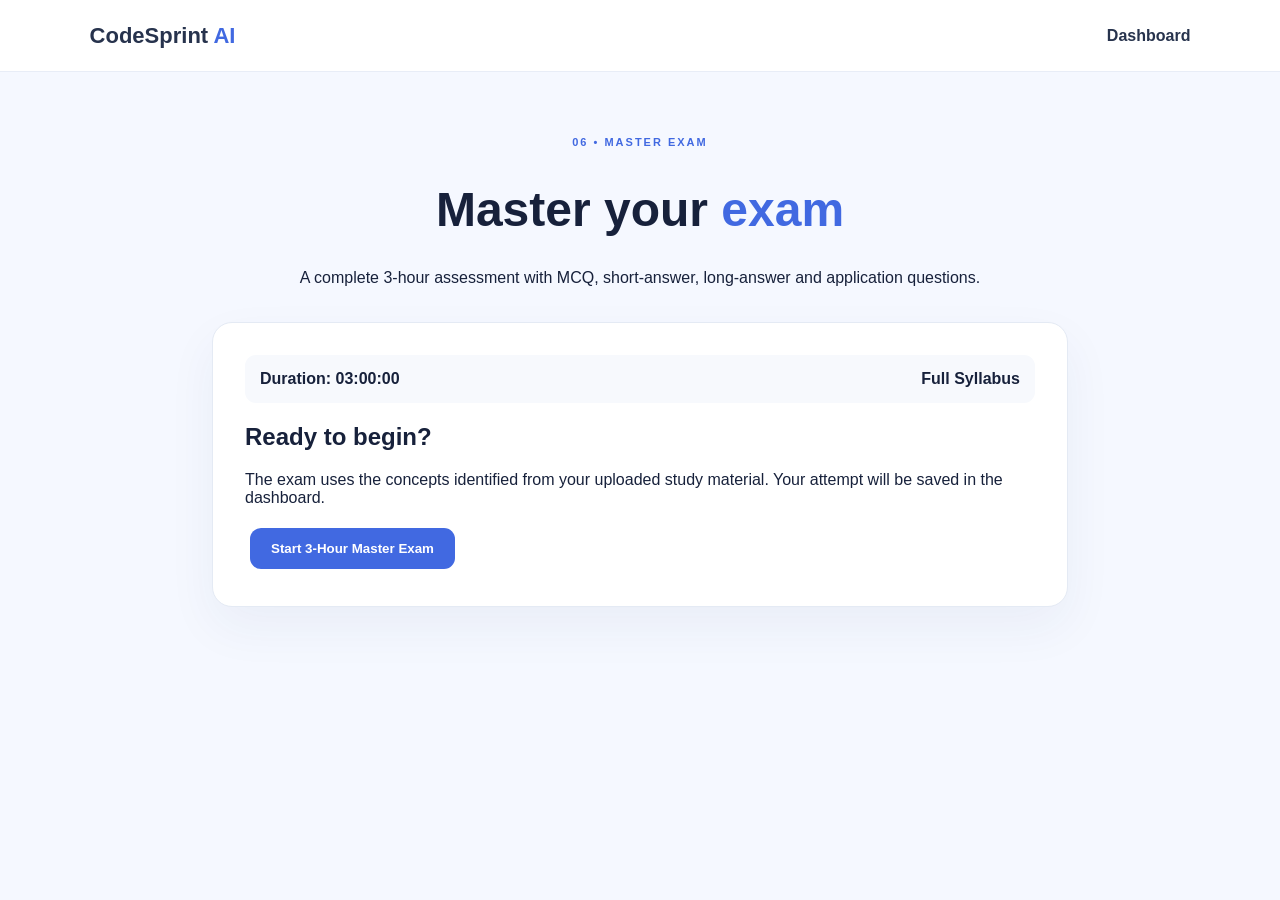
<file: masterexam.html>
<!DOCTYPE html>
<html lang="en"><head><meta charset="UTF-8"><meta name="viewport" content="width=device-width,initial-scale=1"><title>StudyPilot AI | Master Exam</title><link rel="stylesheet" href="masterexam.css"></head>
<body><nav><a class="logo" href="main.html">CodeSprint <span>AI</span></a><a href="dashboard.html">Dashboard</a></nav><main><header><span>06 • MASTER EXAM</span><h1>Master your <b>exam</b></h1><p>A complete 3-hour assessment with MCQ, short-answer, long-answer and application questions.</p></header><section id="exam" class="card"><div class="examhead"><strong>Duration: 03:00:00</strong><strong>Full Syllabus</strong></div><h2>Ready to begin?</h2><p>The exam uses the concepts identified from your uploaded study material. Your attempt will be saved in the dashboard.</p><button class="primary" onclick="start()">Start 3-Hour Master Exam</button></section></main>
<script>
const K='studypilot_ai_data',d=JSON.parse(localStorage.getItem(K)||'{}');let qs=d.questions||[];const topics=d.analysis?.importantTopics||['Core Concepts'];let exam=[],idx=0,answers={},timer=null,remaining=10800;
function build(){let mcq=qs.length?qs.slice(0,10):topics.slice(0,10).map((t,i)=>({id:i,type:'MCQ',topic:t,question:`Which option best represents ${t}?`,options:[`The key concept identified in the material`,`An unrelated concept`,`A topic to ignore`,`None of these`],answer:0,explanation:''}));let longs=topics.slice(0,4).map((t,i)=>({id:'L'+i,type:'LONG',topic:t,marks:10,question:`Explain ${t} in detail. Include definitions, important principles, examples and applications where appropriate.`}));return [...mcq,...longs]}
function start(){exam=build();idx=0;remaining=10800;d.masterExam={generated:true,duration:180,mcq:exam.filter(x=>x.type==='MCQ'),longQuestions:exam.filter(x=>x.type==='LONG'),started:true,completed:false};localStorage.setItem(K,JSON.stringify(d));timer=setInterval(()=>{remaining--;if(remaining<=0)submit();updateTime()},1000);render()}
function updateTime(){const h=Math.floor(remaining/3600),m=Math.floor(remaining%3600/60),s=remaining%60;const t=document.getElementById('time');if(t)t.textContent=`${String(h).padStart(2,'0')}:${String(m).padStart(2,'0')}:${String(s).padStart(2,'0')}`}
function render(){const q=exam[idx];document.getElementById('exam').innerHTML=`<div class="bar"><span id="time">03:00:00</span><span>Question ${idx+1}/${exam.length}</span></div><div class="type">${q.type==='MCQ'?'SECTION A • MCQ':'SECTION C • LONG ANSWER'} • ${q.topic}</div><h2>${esc(q.question)}</h2>${q.type==='MCQ'?q.options.map((o,n)=>`<label class="option"><input type="radio" name="a" value="${n}" ${answers[idx]==n?'checked':''}> ${String.fromCharCode(65+n)}. ${esc(o)}</label>`).join(''):`<textarea id="answer" placeholder="Write your detailed answer here...">${answers[idx]||''}</textarea>`}<div class="navbtn"><button onclick="saveNext()">${idx===exam.length-1?'Submit Exam':'Save & Next →'}</button></div>`;updateTime()}
function saveNext(){const q=exam[idx];answers[idx]=q.type==='MCQ'?document.querySelector('input[name=a]:checked')?.value??null:document.getElementById('answer')?.value||'';if(idx<exam.length-1){idx++;render()}else submit()}
function submit(){clearInterval(timer);let score=0,total=0;exam.forEach((q,i)=>{if(q.type==='MCQ'){total+=1;if(Number(answers[i])===q.answer)score++}else total+=0});d.masterExam.completed=true;d.masterExam.score=score;d.masterExam.totalMCQ=exam.filter(x=>x.type==='MCQ').length;d.masterExam.answers=answers;d.masterExam.completedAt=new Date().toISOString();localStorage.setItem(K,JSON.stringify(d));document.getElementById('exam').innerHTML=`<div class="complete"><div class="big">${score}/${d.masterExam.totalMCQ}</div><h2>Master Exam submitted</h2><p>Your MCQ score is recorded. Long-answer responses have also been saved for later evaluation.</p><button class="primary" onclick="location.href='progress.html'">View Progress →</button><button onclick="location.href='dashboard.html'">Open Dashboard</button></div>`}
function esc(s){return String(s).replace(/[&<>"']/g,c=>({'&':'&amp;','<':'&lt;','>':'&gt;','"':'&quot;',"'":'&#039;'}[c]))}
</script></body></html>
</file>
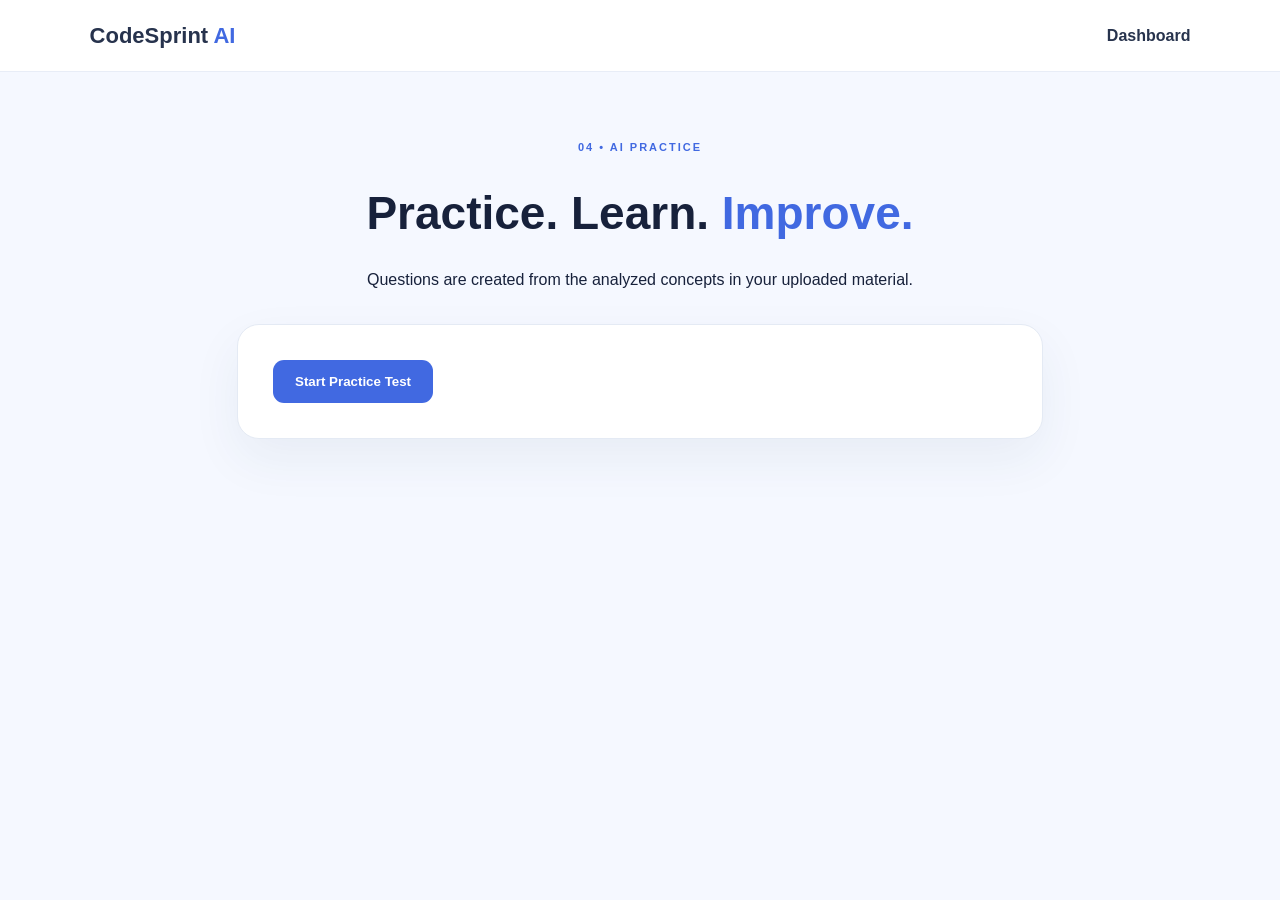
<file: practice.html>
<!DOCTYPE html>
<html lang="en"><head><meta charset="UTF-8"><meta name="viewport" content="width=device-width,initial-scale=1"><title>StudyPilot AI | Practice</title><link rel="stylesheet" href="practice.css"></head>
<body><nav><a class="logo" href="main.html">CodeSprint <span>AI</span></a><a href="dashboard.html">Dashboard</a></nav><main><header><span>04 • AI PRACTICE</span><h1>Practice. Learn. <b>Improve.</b></h1><p>Questions are created from the analyzed concepts in your uploaded material.</p></header><section class="card" id="quiz"><button class="primary" onclick="start()">Start Practice Test</button></section></main>
<script>
const K='studypilot_ai_data',d=JSON.parse(localStorage.getItem(K)||'{}');let qs=d.questions||[];if(!qs.length)qs=(d.analysis?.importantTopics||[]).slice(0,10).map((t,i)=>({id:i+1,type:'MCQ',topic:t,question:`Which statement best describes the importance of ${t}?`,options:[`It is an important concept identified in the material`,`It is unrelated to the material`,`It should always be skipped`,`It has no practical use`],answer:0,explanation:`${t} was identified as a significant concept in your uploaded material.`}));
let i=0,score=0,attempted=0,results=[];function start(){i=0;score=0;attempted=0;render()}function render(){if(i>=qs.length){finish();return}const q=qs[i];document.getElementById('quiz').innerHTML=`<div class="top">Question ${i+1} of ${qs.length}<span>Score: ${score}</span></div><div class="progress"><i style="width:${(i/qs.length)*100}%"></i></div><small>${esc(q.topic||'Concept')}</small><h2>${esc(q.question)}</h2>${q.options.map((o,n)=>`<button class="option" onclick="answer(${n})">${String.fromCharCode(65+n)}. ${esc(o)}</button>`).join('')}`};function answer(n){const q=qs[i],correct=n===q.answer;attempted++;if(correct)score++;results.push({question:q.question,topic:q.topic,correct,selected:n,answer:q.answer});document.getElementById('quiz').innerHTML=`<div class="${correct?'good':'bad'}"><h2>${correct?'Correct ✓':'Not quite'}</h2><p>${esc(q.explanation||'Review this concept in your material.')}</p><button class="primary" onclick="i++;render()">Next →</button></div>`}
function finish(){const old=d.practice||{attempted:0,correct:0,wrong:0,accuracy:0,tests:[],mistakes:[]};old.attempted+=attempted;old.correct+=score;old.wrong+=attempted-score;old.accuracy=Math.round(old.correct/old.attempted*100)||0;results.filter(x=>!x.correct).forEach(x=>old.mistakes.push(x));old.tests.push({date:new Date().toISOString(),score,total:qs.length,accuracy:Math.round(score/qs.length*100)});d.practice=old;localStorage.setItem(K,JSON.stringify(d));document.getElementById('quiz').innerHTML=`<h2>Practice complete 🎉</h2><div class="score">${Math.round(score/qs.length*100)}%</div><p>${score} correct out of ${qs.length}. Your overall accuracy is ${old.accuracy}%.</p><button class="primary" onclick="location.href='progress.html'">See Track & Improve →</button>`}
function esc(s){return String(s).replace(/[&<>"']/g,c=>({'&':'&amp;','<':'&lt;','>':'&gt;','"':'&quot;',"'":'&#039;'}[c]))}
</script></body></html>
</file>
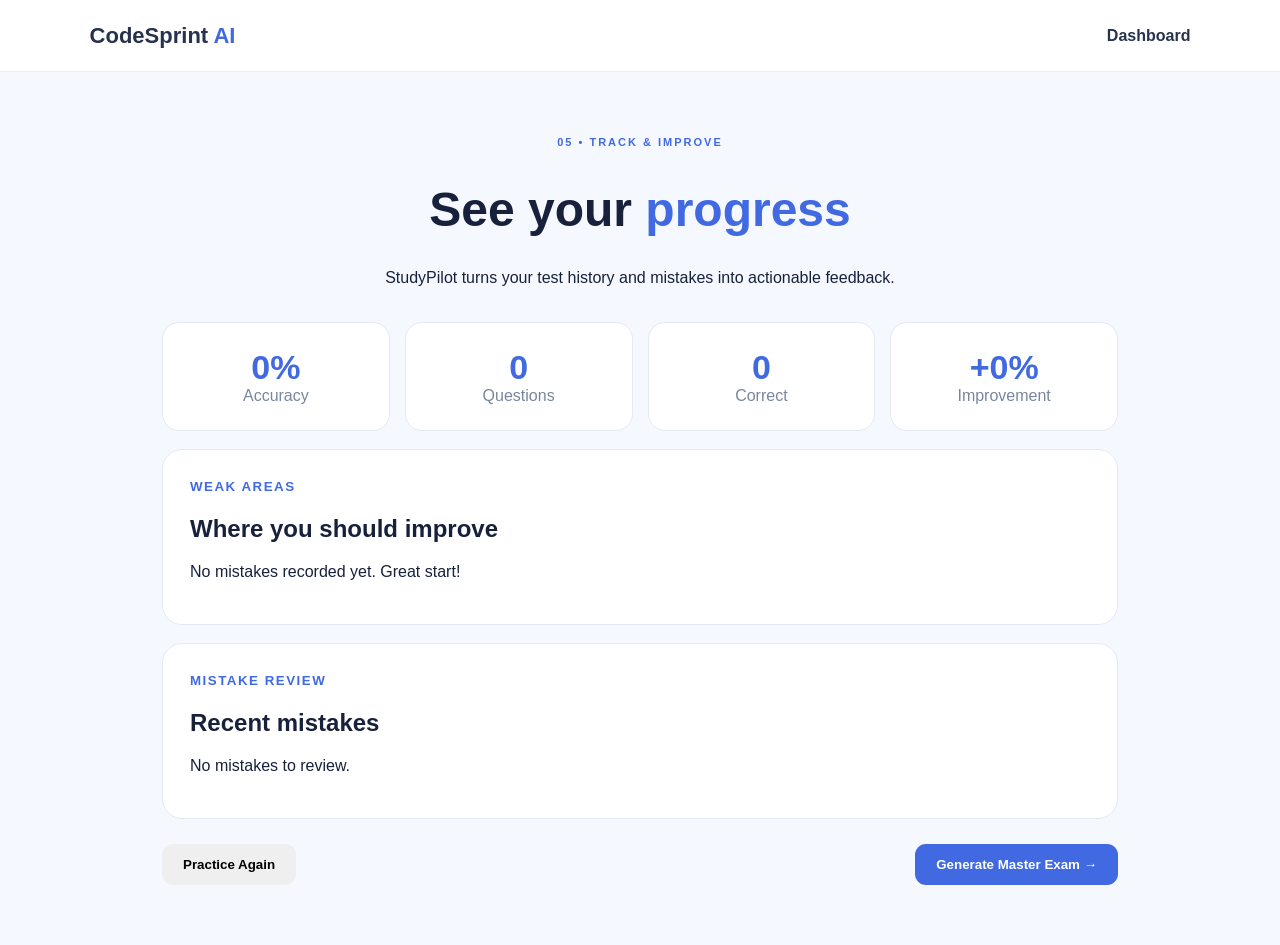
<file: progress.html>
<!DOCTYPE html>
<html lang="en"><head><meta charset="UTF-8"><meta name="viewport" content="width=device-width,initial-scale=1"><title>StudyPilot AI | Progress</title><link rel="stylesheet" href="progress.css"></head>
<body><nav><a class="logo" href="main.html">CodeSprint <span>AI</span></a><a href="dashboard.html">Dashboard</a></nav><main><header><span>05 • TRACK & IMPROVE</span><h1>See your <b>progress</b></h1><p>StudyPilot turns your test history and mistakes into actionable feedback.</p></header><div class="stats"><div><b id="accuracy">0%</b><span>Accuracy</span></div><div><b id="attempted">0</b><span>Questions</span></div><div><b id="correct">0</b><span>Correct</span></div><div><b id="improve">0%</b><span>Improvement</span></div></div><section class="card"><small>WEAK AREAS</small><h2>Where you should improve</h2><div id="weak"></div></section><section class="card"><small>MISTAKE REVIEW</small><h2>Recent mistakes</h2><div id="mistakes"></div></section><div class="actions"><button onclick="location.href='practice.html'">Practice Again</button><button class="primary" onclick="location.href='masterexam.html'">Generate Master Exam →</button></div></main>
<script>
const d=JSON.parse(localStorage.getItem('studypilot_ai_data')||'{}'),p=d.practice||{};accuracy.textContent=(p.accuracy||0)+'%';attempted.textContent=p.attempted||0;correct.textContent=p.correct||0;improve.textContent=((p.improvement||0)>=0?'+':'')+(p.improvement||0)+'%';
const counts={};(p.mistakes||[]).forEach(x=>counts[x.topic||'Unknown']=(counts[x.topic||'Unknown']||0)+1);weak.innerHTML=Object.entries(counts).sort((a,b)=>b[1]-a[1]).map(x=>`<div class="row"><b>${esc(x[0])}</b><span>${x[1]} mistake${x[1]>1?'s':''}</span></div>`).join('')||'<p>No mistakes recorded yet. Great start!</p>';mistakes.innerHTML=(p.mistakes||[]).slice(-8).reverse().map(x=>`<div class="mistake"><b>${esc(x.topic||'Topic')}</b><p>${esc(x.question)}</p></div>`).join('')||'<p>No mistakes to review.</p>';
function esc(s){return String(s).replace(/[&<>"']/g,c=>({'&':'&amp;','<':'&lt;','>':'&gt;','"':'&quot;',"'":'&#039;'}[c]))}
</script></body></html>
</file>
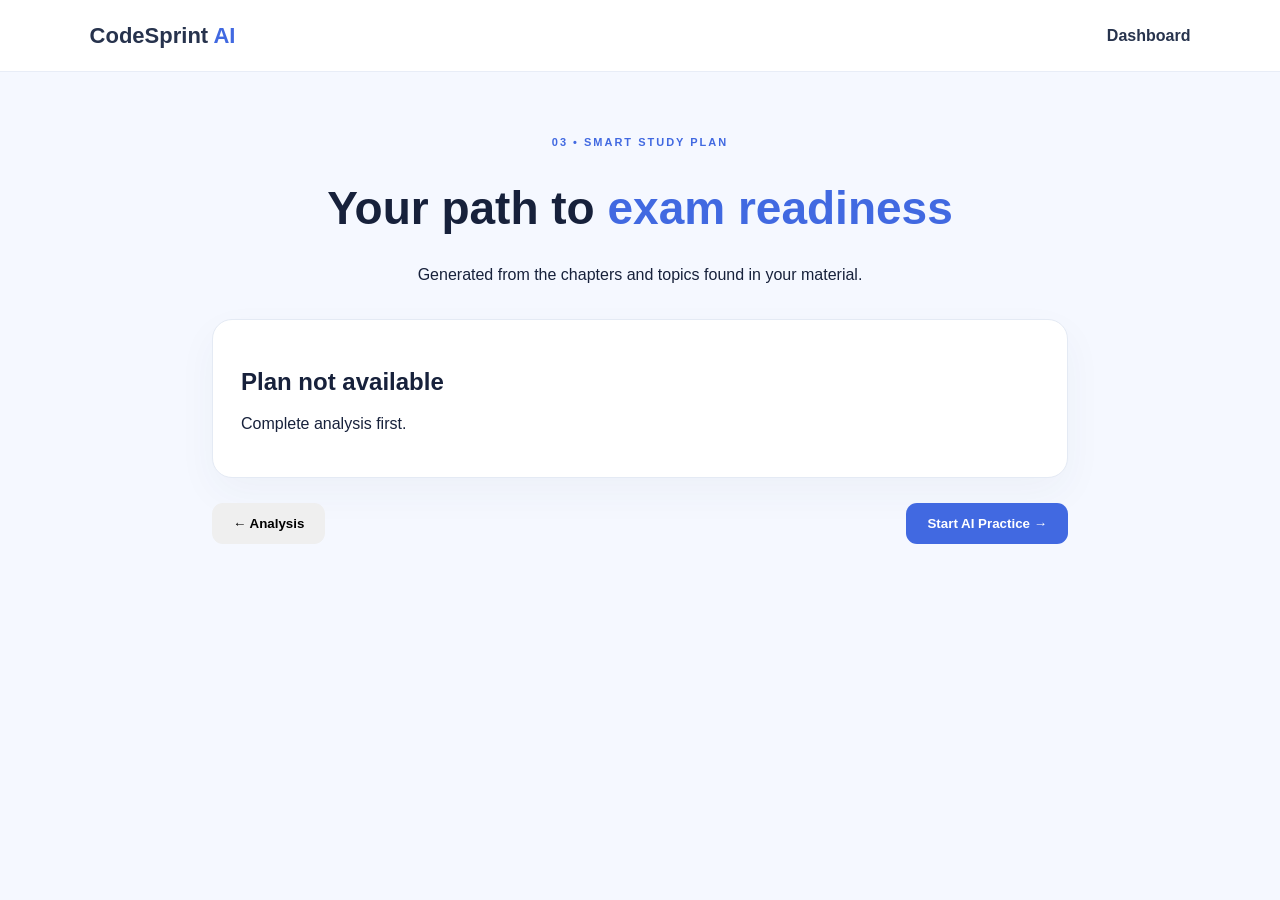
<file: studyplan.html>
<!DOCTYPE html>
<html lang="en"><head><meta charset="UTF-8"><meta name="viewport" content="width=device-width,initial-scale=1"><title>StudyPilot AI | Study Plan</title><link rel="stylesheet" href="studyplan.css"></head>
<body><nav><a class="logo" href="main.html">CodeSprint <span>AI</span></a><a href="dashboard.html">Dashboard</a></nav><main><header><span>03 • SMART STUDY PLAN</span><h1>Your path to <b>exam readiness</b></h1><p>Generated from the chapters and topics found in your material.</p></header><div id="plan"></div><div class="actions"><button onclick="location.href='analysis.html'">← Analysis</button><button class="primary" onclick="location.href='practice.html'">Start AI Practice →</button></div></main>
<script>
const K='studypilot_ai_data',d=JSON.parse(localStorage.getItem(K)||'{}');const plan=d.studyPlan||[];
if(!plan.length){document.getElementById('plan').innerHTML='<section class="card"><h2>Plan not available</h2><p>Complete analysis first.</p></section>'}
else document.getElementById('plan').innerHTML=plan.map(x=>`<section class="card"><div class="day">DAY ${x.day}</div><h2>${esc(x.chapter)}</h2><div class="meta">${x.priority} Priority • ${x.duration}</div><ol>${x.steps.map(s=>`<li>${esc(s)}</li>`).join('')}</ol><p class="ref">Reference: ${esc(x.reference||'Uploaded material')}</p></section>`).join('');
function esc(s){return String(s).replace(/[&<>"']/g,c=>({'&':'&amp;','<':'&lt;','>':'&gt;','"':'&quot;',"'":'&#039;'}[c]))}
</script></body></html>
</file>
<file: index.css>
* {
    margin: 0;
    padding: 0;
    box-sizing: border-box;
}

:root {
    --bg: #050816;
    --bg-soft: #0a1024;
    --card: rgba(15, 23, 48, 0.72);
    --border: rgba(255, 255, 255, 0.09);

    --primary: #7c5cff;
    --secondary: #00d4ff;

    --text: #f7f8ff;
    --muted: #9ca8c7;

    --success: #36e39a;
}

html {
    scroll-behavior: smooth;
}

body {
    font-family: "Inter", sans-serif;
    background: var(--bg);
    color: var(--text);
    overflow-x: hidden;
}

button,
a {
    font-family: inherit;
}

button {
    cursor: pointer;
}

a {
    text-decoration: none;
    color: inherit;
}


/* =========================
   BACKGROUND
========================= */

.background {
    position: fixed;
    inset: 0;
    overflow: hidden;
    pointer-events: none;
    z-index: -1;
}

.orb {
    position: absolute;
    width: 450px;
    height: 450px;
    border-radius: 50%;
    filter: blur(120px);
    opacity: 0.18;
}

.orb-one {
    background: #6848ff;
    top: -180px;
    left: -120px;
}

.orb-two {
    background: #00c8ff;
    right: -160px;
    top: 35%;
}

.grid {
    position: absolute;
    inset: 0;

    background-image:
        linear-gradient(rgba(255,255,255,0.025) 1px, transparent 1px),
        linear-gradient(90deg, rgba(255,255,255,0.025) 1px, transparent 1px);

    background-size: 50px 50px;

    mask-image: linear-gradient(
        to bottom,
        black,
        transparent 85%
    );
}


/* =========================
   NAVBAR
========================= */

.navbar {
    position: fixed;
    top: 0;
    left: 0;
    width: 100%;
    height: 78px;

    display: flex;
    align-items: center;
    justify-content: space-between;

    padding: 0 6%;

    background: rgba(5, 8, 22, 0.72);
    backdrop-filter: blur(18px);

    border-bottom: 1px solid var(--border);

    z-index: 1000;
}

.logo {
    display: flex;
    align-items: center;
    gap: 11px;
}

.logo-icon {
    width: 42px;
    height: 42px;

    display: grid;
    place-items: center;

    border-radius: 13px;

    background: linear-gradient(
        135deg,
        var(--primary),
        var(--secondary)
    );

    box-shadow: 0 0 25px rgba(124, 92, 255, 0.3);
}

.logo-icon i {
    color: white;
    font-size: 19px;
}

.logo h2 {
    font-family: "Space Grotesk", sans-serif;
    font-size: 20px;
    line-height: 20px;
}

.logo h2 span {
    color: var(--secondary);
}

.logo small {
    color: var(--muted);
    font-size: 9px;
    letter-spacing: 1.5px;
    text-transform: uppercase;
}

.navbar nav {
    display: flex;
    gap: 32px;
}

.navbar nav a {
    color: #b9c2dc;
    font-size: 13px;
    transition: 0.3s;
}

.navbar nav a:hover {
    color: white;
}

.nav-button {
    border: 1px solid rgba(255,255,255,0.12);

    background: rgba(255,255,255,0.05);

    color: white;

    padding: 11px 18px;

    border-radius: 12px;

    transition: 0.3s;
}

.nav-button:hover {
    background: var(--primary);
    border-color: var(--primary);
    transform: translateY(-2px);
}


/* =========================
   HERO
========================= */

main {
    padding-top: 78px;
}

.hero {
    min-height: 780px;

    max-width: 1400px;
    margin: auto;

    padding: 110px 6% 90px;

    display: grid;
    grid-template-columns: 1fr 0.9fr;
    gap: 80px;

    align-items: center;
}

.badge {
    display: inline-flex;
    align-items: center;
    gap: 9px;

    padding: 9px 14px;

    border: 1px solid rgba(124,92,255,0.3);

    border-radius: 50px;

    background: rgba(124,92,255,0.08);

    color: #c9c0ff;

    font-size: 12px;

    margin-bottom: 25px;
}

.pulse {
    width: 8px;
    height: 8px;

    border-radius: 50%;

    background: var(--success);

    box-shadow: 0 0 12px var(--success);
}

.hero h1 {
    font-family: "Space Grotesk", sans-serif;

    font-size: clamp(45px, 6vw, 78px);

    line-height: 1.03;

    letter-spacing: -3px;

    margin-bottom: 27px;
}

.hero h1 span,
.section-heading h2 span,
.impact-content h2 span,
.cta-card h2 span {
    background: linear-gradient(
        90deg,
        #9b86ff,
        #00d9ff
    );

    -webkit-background-clip: text;
    -webkit-text-fill-color: transparent;
}

.hero-text {
    max-width: 620px;

    color: var(--muted);

    font-size: 17px;

    line-height: 1.8;

    margin-bottom: 32px;
}

.hero-text strong {
    color: #dce2f5;
}

.hero-buttons {
    display: flex;
    gap: 14px;
    flex-wrap: wrap;
}

.primary-btn {
    border: none;

    padding: 15px 23px;

    border-radius: 13px;

    color: white;

    font-weight: 700;

    background: linear-gradient(
        110deg,
        var(--primary),
        #4f8cff
    );

    box-shadow: 0 15px 35px rgba(91, 80, 255, 0.25);

    transition: 0.3s;
}

.primary-btn:hover {
    transform: translateY(-3px);
    box-shadow: 0 20px 45px rgba(91, 80, 255, 0.4);
}

.primary-btn i {
    margin-left: 10px;
}

.secondary-btn {
    border: 1px solid var(--border);

    padding: 15px 22px;

    border-radius: 13px;

    background: rgba(255,255,255,0.04);

    color: #dce2f5;

    transition: 0.3s;
}

.secondary-btn:hover {
    background: rgba(255,255,255,0.08);
}

.secondary-btn i {
    margin-right: 8px;
}

.trust-row {
    display: flex;
    gap: 23px;

    margin-top: 32px;

    flex-wrap: wrap;

    color: #8490af;

    font-size: 11px;
}

.trust-row div {
    display: flex;
    align-items: center;
    gap: 7px;
}

.trust-row i {
    color: var(--secondary);
}


/* =========================
   DASHBOARD
========================= */

.hero-dashboard {
    position: relative;
}

.dashboard-glow {
    position: absolute;
    inset: 15%;

    background: linear-gradient(
        135deg,
        var(--primary),
        var(--secondary)
    );

    filter: blur(100px);

    opacity: 0.18;
}

.dashboard-card {
    position: relative;

    padding: 28px;

    border: 1px solid rgba(255,255,255,0.12);

    border-radius: 25px;

    background: linear-gradient(
        145deg,
        rgba(22,30,62,0.9),
        rgba(8,13,31,0.82)
    );

    backdrop-filter: blur(20px);

    box-shadow:
        0 35px 100px rgba(0,0,0,0.45),
        inset 0 1px rgba(255,255,255,0.08);

    animation: floating 5s ease-in-out infinite;
}

@keyframes floating {

    0%,100% {
        transform: translateY(0);
    }

    50% {
        transform: translateY(-10px);
    }
}

.dashboard-top {
    display: flex;
    justify-content: space-between;
    align-items: flex-start;

    margin-bottom: 28px;
}

.mini-label {
    color: var(--secondary);

    font-size: 9px;

    letter-spacing: 2px;
}

.dashboard-top h3 {
    font-size: 18px;
    margin-top: 5px;
}

.ai-status {
    font-size: 10px;

    padding: 7px 10px;

    border-radius: 20px;

    background: rgba(54,227,154,0.08);

    color: var(--success);
}

.ai-status span {
    display: inline-block;

    width: 6px;
    height: 6px;

    background: var(--success);

    border-radius: 50%;

    margin-right: 5px;
}

.score-box {
    display: flex;
    align-items: center;

    gap: 22px;

    padding: 22px;

    background: rgba(255,255,255,0.035);

    border: 1px solid var(--border);

    border-radius: 18px;
}

.score-circle {
    width: 100px;
    height: 100px;

    border-radius: 50%;

    display: grid;
    place-items: center;

    background:
        radial-gradient(
            circle,
            #0d1530 58%,
            transparent 59%
        ),
        conic-gradient(
            var(--secondary) 82%,
            rgba(255,255,255,0.08) 0
        );
}

.score-circle div {
    text-align: center;
}

.score-circle strong {
    display: block;
    font-size: 21px;
}

.score-circle small {
    color: var(--muted);
    font-size: 8px;
}

.score-info span {
    color: #8490af;
    font-size: 11px;
}

.score-info h4 {
    margin: 6px 0;

    font-size: 17px;
}

.score-info p {
    color: #7885a4;

    font-size: 10px;
}

.dashboard-stats {
    display: grid;
    grid-template-columns: repeat(3, 1fr);

    gap: 10px;

    margin-top: 15px;
}

.stat {
    display: flex;
    align-items: center;
    gap: 10px;

    padding: 13px;

    border-radius: 13px;

    background: rgba(255,255,255,0.035);

    border: 1px solid var(--border);
}

.stat i {
    color: var(--secondary);
}

.stat strong {
    display: block;
    font-size: 15px;
}

.stat span {
    color: #76819e;
    font-size: 9px;
}

.progress-area {
    margin-top: 20px;
}

.progress-heading {
    display: flex;
    justify-content: space-between;

    color: #8995b2;

    font-size: 10px;

    margin-bottom: 8px;
}

.progress-heading strong {
    color: white;
}

.progress-bar {
    height: 7px;

    border-radius: 10px;

    overflow: hidden;

    background: rgba(255,255,255,0.08);
}

.progress-bar span {
    display: block;

    width: 75%;
    height: 100%;

    border-radius: 10px;

    background: linear-gradient(
        90deg,
        var(--primary),
        var(--secondary)
    );
}


/* =========================
   SECTIONS
========================= */

.section {
    max-width: 1400px;

    margin: auto;

    padding: 110px 6%;
}

.section-heading {
    max-width: 700px;

    margin: auto;

    text-align: center;

    margin-bottom: 65px;
}

.section-tag {
    display: inline-block;

    color: var(--secondary);

    font-size: 10px;

    font-weight: 800;

    letter-spacing: 2px;

    margin-bottom: 15px;
}

.section-heading h2 {
    font-family: "Space Grotesk", sans-serif;

    font-size: clamp(32px, 4vw, 52px);

    line-height: 1.1;

    letter-spacing: -1.5px;

    margin-bottom: 17px;
}

.section-heading p {
    color: var(--muted);

    font-size: 14px;

    line-height: 1.8;
}


/* =========================
   STEPS
========================= */

.steps {
    display: grid;

    grid-template-columns:
        1fr 35px
        1fr 35px
        1fr 35px
        1fr;

    align-items: center;
}

.step-card {
    position: relative;

    padding: 25px;

    min-height: 280px;

    background: var(--card);

    border: 1px solid var(--border);

    border-radius: 20px;

    transition: 0.35s;
}

.step-card:hover {
    transform: translateY(-8px);

    border-color: rgba(124,92,255,0.4);

    box-shadow: 0 25px 60px rgba(0,0,0,0.25);
}

.step-number {
    position: absolute;

    right: 20px;
    top: 18px;

    color: rgba(255,255,255,0.15);

    font-size: 28px;

    font-weight: 800;
}

.step-icon {
    width: 53px;
    height: 53px;

    display: grid;
    place-items: center;

    border-radius: 15px;

    background: rgba(124,92,255,0.1);

    color: var(--secondary);

    font-size: 19px;

    margin-bottom: 25px;
}

.step-card h3 {
    margin-bottom: 12px;

    font-size: 17px;
}

.step-card p {
    color: var(--muted);

    font-size: 12px;

    line-height: 1.8;
}

.connector {
    height: 1px;

    background: linear-gradient(
        90deg,
        transparent,
        var(--primary),
        transparent
    );
}


/* =========================
   FEATURES
========================= */

.features-section {
    max-width: 1400px;
}

.feature-grid {
    display: grid;

    grid-template-columns: repeat(3, 1fr);

    gap: 16px;
}

.feature-card {
    padding: 27px;

    min-height: 225px;

    background: var(--card);

    border: 1px solid var(--border);

    border-radius: 20px;

    transition: 0.35s;
}

.feature-card:hover {
    transform: translateY(-6px);

    border-color: rgba(0,212,255,0.25);
}

.feature-card.large {
    grid-column: span 2;
}

.feature-icon {
    width: 47px;
    height: 47px;

    display: grid;
    place-items: center;

    border-radius: 14px;

    background: rgba(0,212,255,0.08);

    color: var(--secondary);

    margin-bottom: 19px;
}

.feature-card h3 {
    font-size: 17px;

    margin-bottom: 10px;
}

.feature-card p {
    color: var(--muted);

    font-size: 12px;

    line-height: 1.75;
}

.feature-demo {
    display: flex;
    justify-content: space-between;

    margin-top: 20px;

    padding: 10px 13px;

    border-radius: 10px;

    background: rgba(255,255,255,0.035);

    font-size: 10px;

    color: #8e99b4;
}

.feature-demo strong {
    color: white;
}

.adaptive-flow {
    display: flex;
    align-items: center;

    gap: 9px;

    margin-top: 20px;

    font-size: 9px;

    color: #a5b0ca;
}

.adaptive-flow span {
    padding: 7px 10px;

    border: 1px solid var(--border);

    border-radius: 8px;
}

.adaptive-flow i {
    color: var(--secondary);
}


/* =========================
   DIFFERENCE
========================= */

.difference-section {
    max-width: 1200px;
}

.comparison {
    display: grid;

    grid-template-columns: 1fr 70px 1fr;

    align-items: center;

    gap: 20px;
}

.comparison-card {
    padding: 30px;

    border-radius: 22px;

    background: var(--card);

    border: 1px solid var(--border);
}

.comparison-card.studypilot {
    border-color: rgba(124,92,255,0.4);

    box-shadow: 0 25px 80px rgba(84,70,255,0.12);
}

.comparison-title {
    font-family: "Space Grotesk", sans-serif;

    font-size: 19px;

    margin-bottom: 25px;

    display: flex;

    align-items: center;

    gap: 10px;
}

.comparison-title i {
    color: var(--secondary);
}

.comparison-card ul {
    list-style: none;

    display: grid;

    gap: 17px;
}

.comparison-card li {
    display: flex;

    align-items: center;

    gap: 12px;

    color: #9aa5c0;

    font-size: 12px;
}

.comparison-card li i {
    width: 20px;
}

.traditional li i {
    color: #ff6f91;
}

.studypilot li i {
    color: var(--success);
}

.vs {
    width: 55px;
    height: 55px;

    display: grid;
    place-items: center;

    border-radius: 50%;

    background: #101832;

    border: 1px solid var(--border);

    color: var(--secondary);

    font-size: 11px;

    font-weight: 800;
}


/* =========================
   IMPACT
========================= */

.impact-section {
    max-width: 1400px;

    margin: 30px auto;

    padding: 100px 8%;

    border-top: 1px solid var(--border);

    border-bottom: 1px solid var(--border);

    background:
        radial-gradient(
            circle at 20% 50%,
            rgba(124,92,255,0.1),
            transparent 40%
        );
}

.impact-content {
    max-width: 850px;
}

.impact-content h2 {
    font-family: "Space Grotesk", sans-serif;

    font-size: clamp(34px, 5vw, 60px);

    line-height: 1.08;

    letter-spacing: -2px;

    margin-bottom: 20px;
}

.impact-content p {
    max-width: 700px;

    color: var(--muted);

    line-height: 1.8;

    font-size: 14px;
}

.impact-points {
    display: flex;

    flex-wrap: wrap;

    gap: 12px;

    margin-top: 30px;
}

.impact-points div {
    display: flex;

    align-items: center;

    gap: 8px;

    padding: 10px 14px;

    border-radius: 10px;

    background: rgba(255,255,255,0.04);

    border: 1px solid var(--border);

    color: #b9c2da;

    font-size: 10px;
}

.impact-points i {
    color: var(--secondary);
}


/* =========================
   TRUST
========================= */

.trust-section {
    max-width: 1200px;

    margin: auto;

    padding: 90px 6%;
}

.trust-card {
    display: grid;

    grid-template-columns: 100px 1fr;

    gap: 30px;

    align-items: center;

    padding: 40px;

    background: linear-gradient(
        135deg,
        rgba(124,92,255,0.08),
        rgba(0,212,255,0.04)
    );

    border: 1px solid rgba(124,92,255,0.2);

    border-radius: 24px;
}

.trust-icon {
    width: 85px;
    height: 85px;

    display: grid;
    place-items: center;

    border-radius: 22px;

    background: rgba(124,92,255,0.12);

    color: var(--secondary);

    font-size: 30px;
}

.trust-card h2 {
    font-family: "Space Grotesk", sans-serif;

    font-size: 28px;

    margin-bottom: 12px;
}

.trust-card h2 span {
    color: #a69cff;
}

.trust-card p {
    color: var(--muted);

    font-size: 12px;

    line-height: 1.8;
}


/* =========================
   CTA
========================= */

.cta-section {
    max-width: 1200px;

    margin: auto;

    padding: 70px 6% 110px;
}

.cta-card {
    position: relative;

    overflow: hidden;

    text-align: center;

    padding: 80px 30px;

    border-radius: 30px;

    border: 1px solid rgba(124,92,255,0.25);

    background:
        linear-gradient(
            135deg,
            rgba(124,92,255,0.12),
            rgba(0,212,255,0.06)
        );
}

.cta-glow {
    position: absolute;

    width: 350px;
    height: 350px;

    border-radius: 50%;

    background: var(--primary);

    filter: blur(130px);

    opacity: 0.13;

    left: 50%;
    top: 50%;

    transform: translate(-50%, -50%);
}

.cta-card > * {
    position: relative;
}

.cta-card h2 {
    font-family: "Space Grotesk", sans-serif;

    font-size: clamp(34px, 5vw, 57px);

    line-height: 1.1;

    margin-bottom: 15px;
}

.cta-card p {
    color: var(--muted);

    font-size: 13px;

    margin-bottom: 30px;
}

.primary-btn.big {
    padding: 16px 27px;
}


/* =========================
   FOOTER
========================= */

footer {
    border-top: 1px solid var(--border);

    background: rgba(3,5,15,0.8);

    padding: 55px 6% 20px;
}

.footer-main {
    max-width: 1400px;

    margin: auto;

    display: flex;

    justify-content: space-between;

    gap: 50px;
}

.footer-brand {
    max-width: 330px;
}

.footer-brand p {
    color: #6f7a96;

    font-size: 11px;

    line-height: 1.8;

    margin-top: 18px;
}

.footer-contact {
    display: flex;

    flex-direction: column;

    gap: 12px;
}

.footer-contact h3 {
    font-size: 13px;

    margin-bottom: 5px;
}

.footer-contact a,
.footer-contact span {
    color: #7e89a5;

    font-size: 11px;
}

.footer-contact i {
    color: var(--secondary);

    width: 20px;
}

.footer-bottom {
    max-width: 1400px;

    margin: 45px auto 0;

    padding-top: 20px;

    border-top: 1px solid var(--border);

    display: flex;

    justify-content: space-between;

    color: #59637d;

    font-size: 9px;
}


/* =========================
   TOP BUTTON
========================= */

.top-button {
    position: fixed;

    right: 25px;
    bottom: 25px;

    width: 43px;
    height: 43px;

    display: grid;
    place-items: center;

    border: 1px solid var(--border);

    border-radius: 12px;

    background: rgba(12,18,38,0.9);

    color: white;

    opacity: 0;

    pointer-events: none;

    transition: 0.3s;

    z-index: 999;
}

.top-button.show {
    opacity: 1;

    pointer-events: auto;
}

.top-button:hover {
    background: var(--primary);
}


/* =========================
   RESPONSIVE
========================= */

@media (max-width: 1050px) {

    .navbar nav {
        display: none;
    }

    .hero {
        grid-template-columns: 1fr;

        text-align: center;

        gap: 60px;
    }

    .hero-text {
        margin-left: auto;
        margin-right: auto;
    }

    .hero-buttons,
    .trust-row {
        justify-content: center;
    }

    .steps {
        grid-template-columns: 1fr 1fr;
        gap: 16px;
    }

    .connector {
        display: none;
    }

    .feature-grid {
        grid-template-columns: 1fr 1fr;
    }

    .feature-card.large {
        grid-column: span 2;
    }

}

@media (max-width: 700px) {

    .navbar {
        padding: 0 4%;
    }

    .nav-button {
        display: none;
    }

    .hero {
        padding-left: 5%;
        padding-right: 5%;
    }

    .hero h1 {
        font-size: 43px;
        letter-spacing: -2px;
    }

    .hero-text {
        font-size: 14px;
    }

    .dashboard-card {
        padding: 18px;
    }

    .score-box {
        padding: 15px;
    }

    .dashboard-stats {
        grid-template-columns: 1fr;
    }

    .steps {
        grid-template-columns: 1fr;
    }

    .feature-grid {
        grid-template-columns: 1fr;
    }

    .feature-card.large {
        grid-column: span 1;
    }

    .comparison {
        grid-template-columns: 1fr;
    }

    .vs {
        margin: auto;
    }

    .trust-card {
        grid-template-columns: 1fr;
        text-align: center;
    }

    .trust-icon {
        margin: auto;
    }

    .footer-main {
        flex-direction: column;
    }

    .footer-bottom {
        flex-direction: column;
        gap: 10px;
    }

    .section {
        padding-top: 80px;
        padding-bottom: 80px;
    }

}
</file>
<file: analysis.css>
*{box-sizing:border-box}body{margin:0;font-family:Inter,Arial;background:#f5f8ff;color:#17213b}nav{height:72px;background:#fff;border-bottom:1px solid #e8edf7;padding:0 7%;display:flex;justify-content:space-between;align-items:center}nav a{text-decoration:none;color:#27334d;font-weight:700}.logo{font-size:22px}.logo span,header h1 span{color:#4169e1}main{max-width:1100px;margin:auto;padding:65px 22px}header{text-align:center;margin-bottom:35px}.badge,small{color:#4169e1;font-weight:800;letter-spacing:1.5px;font-size:11px}header h1{font-size:50px;margin:15px 0 10px}.card{background:#fff;border:1px solid #e4eaf4;border-radius:20px;padding:27px;margin-bottom:18px;box-shadow:0 15px 45px #263c650d}.grid{display:grid;grid-template-columns:2fr 1fr;gap:18px}.wide{margin:0}.spinner{width:45px;height:45px;border:4px solid #e8edfa;border-top-color:#4169e1;border-radius:50%;animation:spin 1s linear infinite}@keyframes spin{to{transform:rotate(360deg)}}.chips{display:grid;grid-template-columns:repeat(2,1fr);gap:10px}.chapter{padding:17px;background:#f7f9fd;border-radius:12px;display:flex;justify-content:space-between}.chapter span{color:#71809a;font-size:13px}.topic{display:flex;gap:14px;padding:14px 0;border-bottom:1px solid #edf0f6}.topic b{color:#4169e1}.actions{display:flex;justify-content:space-between}.primary{border:0;background:#4169e1;color:#fff;padding:14px 22px;border-radius:12px;font-weight:800;cursor:pointer}@media(max-width:700px){.grid,.chips{grid-template-columns:1fr}header h1{font-size:38px}}
</file>
<file: help.css>
*{
  box-sizing:border-box;
  margin:0;
  padding:0;
}

body{
  font-family:Inter,Segoe UI,Arial,sans-serif;
  background:#f5f7fc;
  color:#17213b;
  min-height:100vh;
}

.navbar{
  height:74px;
  background:rgba(255,255,255,.96);
  border-bottom:1px solid #e5eaf3;
  display:flex;
  align-items:center;
  justify-content:space-between;
  padding:0 6%;
  position:sticky;
  top:0;
  z-index:20;
  backdrop-filter:blur(14px);
}

.logo{
  text-decoration:none;
  font-size:23px;
  font-weight:900;
  color:#17213b;
}

.logo span{
  color:#4169e1;
}

.nav-links{
  display:flex;
  gap:28px;
}

.nav-links a{
  text-decoration:none;
  color:#66738b;
  font-weight:650;
  transition:.2s;
}

.nav-links a:hover{
  color:#4169e1;
}

.profile-btn{
  border:1px solid #dfe5f0;
  background:white;
  color:#27334d;
  padding:11px 17px;
  border-radius:11px;
  font-weight:750;
  cursor:pointer;
}

.page{
  max-width:1180px;
  margin:auto;
  padding:42px 22px 70px;
}

.hero{
  min-height:145px;
  border:1px solid #dfe5f0;
  background:linear-gradient(110deg,#f7f8ff,#fff);
  border-radius:22px;
  display:flex;
  align-items:center;
  gap:23px;
  padding:28px 34px;
  box-shadow:0 16px 45px rgba(35,55,95,.07);
  margin-bottom:25px;
}

.assistant-icon{
  width:66px;
  height:66px;
  border-radius:19px;
  background:#eeeaff;
  color:#6549dc;
  display:grid;
  place-items:center;
  font-size:30px;
  flex-shrink:0;
}

.eyebrow{
  color:#6748e8;
  font-size:11px;
  letter-spacing:1.7px;
  font-weight:900;
}

.hero h1{
  font-size:28px;
  margin:6px 0 5px;
}

.hero p{
  color:#71809a;
  font-size:14px;
}

.assistant-layout{
  display:grid;
  grid-template-columns:290px 1fr;
  gap:20px;
  align-items:start;
}

.sidebar,
.chat-card{
  background:white;
  border:1px solid #e1e7f1;
  border-radius:20px;
  box-shadow:0 18px 50px rgba(35,55,95,.06);
}

.sidebar{
  padding:18px;
}

.sidebar h3{
  margin:5px 7px 14px;
  font-size:16px;
}

.quick{
  width:100%;
  border:1px solid transparent;
  background:white;
  display:flex;
  gap:12px;
  align-items:center;
  padding:13px 10px;
  border-radius:13px;
  text-align:left;
  cursor:pointer;
  margin-bottom:6px;
  color:#26324a;
  transition:.2s;
}

.quick:hover,
.quick.active{
  background:#f4f2ff;
  border-color:#e7e1ff;
}

.quick>span{
  width:38px;
  height:38px;
  display:grid;
  place-items:center;
  background:#f1f3f9;
  border-radius:10px;
  flex-shrink:0;
}

.quick b{
  display:block;
  font-size:13px;
}

.quick small{
  display:block;
  color:#8792a7;
  margin-top:3px;
  font-size:11px;
}

.chat-card{
  min-height:650px;
  overflow:hidden;
  display:flex;
  flex-direction:column;
}

.chat-header{
  min-height:78px;
  border-bottom:1px solid #edf0f5;
  display:flex;
  align-items:center;
  padding:15px 20px;
  gap:12px;
}

.bot-avatar{
  width:44px;
  height:44px;
  background:#eeeaff;
  color:#6549dc;
  border-radius:13px;
  display:grid;
  place-items:center;
  font-size:21px;
}

.chat-header h2{
  font-size:16px;
}

.chat-header span{
  font-size:11px;
  color:#7e8ba1;
}

.chat-header i{
  display:inline-block;
  width:7px;
  height:7px;
  background:#26b879;
  border-radius:50%;
  margin-right:5px;
}

.clear-btn{
  margin-left:auto;
  border:0;
  background:#f3f5f9;
  color:#66738a;
  padding:8px 12px;
  border-radius:8px;
  cursor:pointer;
  font-weight:700;
}

.chat{
  height:405px;
  overflow-y:auto;
  padding:23px;
  scroll-behavior:smooth;
}

.message{
  display:flex;
  gap:10px;
  margin-bottom:20px;
  animation:appear .25s ease;
}

.message.user{
  flex-direction:row-reverse;
}

.avatar{
  width:31px;
  height:31px;
  flex-shrink:0;
  border-radius:9px;
  background:#eeeaff;
  color:#6549dc;
  display:grid;
  place-items:center;
  font-size:13px;
}

.message.user .avatar{
  background:#4169e1;
  color:white;
}

.bubble{
  max-width:78%;
  background:#f5f7fb;
  border-radius:5px 15px 15px 15px;
  padding:13px 16px;
  line-height:1.55;
  font-size:14px;
}

.message.user .bubble{
  background:#4169e1;
  color:white;
  border-radius:15px 5px 15px 15px;
}

.bubble p{
  margin-top:7px;
}

.suggestions{
  padding:12px 18px;
  border-top:1px solid #edf0f5;
  display:flex;
  flex-wrap:wrap;
  gap:8px;
}

.suggestions button{
  border:1px solid #dfe5ef;
  background:#fff;
  color:#526078;
  border-radius:20px;
  padding:8px 12px;
  cursor:pointer;
  font-size:12px;
}

.suggestions button:hover{
  border-color:#4169e1;
  color:#4169e1;
}

.input-area{
  margin:0 18px 8px;
  border:1px solid #d9e0ec;
  border-radius:15px;
  display:flex;
  align-items:flex-end;
  padding:8px;
  background:#fff;
}

.input-area:focus-within{
  border-color:#8ca4ed;
  box-shadow:0 0 0 3px #4169e112;
}

textarea{
  flex:1;
  border:0;
  outline:0;
  resize:none;
  font:inherit;
  padding:8px 10px;
  max-height:110px;
  color:#26324a;
}

#sendBtn{
  width:43px;
  height:43px;
  border:0;
  border-radius:11px;
  background:#4169e1;
  color:#fff;
  cursor:pointer;
  font-size:18px;
}

#sendBtn:disabled{
  opacity:.45;
}

.privacy{
  text-align:center;
  color:#9aa4b6;
  font-size:10px;
  padding:5px 10px 13px;
}

.typing{
  display:flex;
  gap:4px;
  align-items:center;
}

.typing i{
  width:6px;
  height:6px;
  background:#9ca7b9;
  border-radius:50%;
  animation:blink .8s infinite alternate;
}

.typing i:nth-child(2){animation-delay:.15s}
.typing i:nth-child(3){animation-delay:.3s}

@keyframes blink{
  from{opacity:.25;transform:translateY(0)}
  to{opacity:1;transform:translateY(-3px)}
}

@keyframes appear{
  from{opacity:0;transform:translateY(5px)}
  to{opacity:1;transform:translateY(0)}
}

@media(max-width:850px){
  .nav-links{display:none}
  .assistant-layout{grid-template-columns:1fr}
  .sidebar{display:grid;grid-template-columns:1fr 1fr;gap:5px}
  .sidebar h3{grid-column:1/-1}
}

@media(max-width:600px){
  .navbar{padding:0 18px}
  .profile-btn{display:none}
  .page{padding:22px 12px}
  .hero{padding:22px;align-items:flex-start}
  .hero h1{font-size:23px}
  .hero p{line-height:1.5}
  .sidebar{display:block}
  .chat{height:440px;padding:15px}
  .bubble{max-width:86%}
}
</file>
<file: login.css>
* {
    margin: 0;
    padding: 0;
    box-sizing: border-box;
}

:root {

    --blue: #2867e8;
    --purple: #7048e8;
    --dark: #172238;
    --muted: #68748a;
    --border: #dfe5ef;
}

body {

    min-height: 100vh;

    font-family: "Inter", sans-serif;

    background:
        radial-gradient(
            circle at 10% 10%,
            #e8efff,
            transparent 30%
        ),
        radial-gradient(
            circle at 90% 90%,
            #eee9ff,
            transparent 30%
        ),
        #f7f9fd;

    color: var(--dark);
}

button,
input,
select {
    font-family: inherit;
}


/* =====================================================
   MAIN
===================================================== */

.auth-page {

    width: min(1200px, calc(100% - 30px));

    min-height: 720px;

    margin: 30px auto;

    display: grid;

    grid-template-columns: 45% 55%;

    background: white;

    border: 1px solid #e2e7f0;

    border-radius: 25px;

    overflow: hidden;

    box-shadow:
        0 30px 80px rgba(40,60,100,0.10);
}


/* =====================================================
   LEFT
===================================================== */

.auth-info {

    position: relative;

    padding: 55px;

    color: white;

    overflow: hidden;

    background:
        linear-gradient(
            145deg,
            #243fc3,
            #5e43e8 55%,
            #286ce7
        );
}

.auth-info::before {

    content: "";

    position: absolute;

    width: 350px;

    height: 350px;

    right: -150px;

    bottom: -130px;

    border-radius: 50%;

    background: rgba(255,255,255,0.08);
}

.auth-info::after {

    content: "";

    position: absolute;

    width: 220px;

    height: 220px;

    left: -120px;

    top: 40%;

    border-radius: 50%;

    background: rgba(255,255,255,0.07);
}


/* BRAND */

.brand {

    position: relative;

    z-index: 2;

    display: flex;

    align-items: center;

    gap: 12px;
}

.brand-icon {

    width: 46px;

    height: 46px;

    display: grid;

    place-items: center;

    border-radius: 13px;

    background: rgba(255,255,255,0.16);

    backdrop-filter: blur(10px);

    font-size: 21px;
}

.brand h2 {

    font-size: 22px;
}

.brand h2 span {

    color: #cfd8ff;
}

.brand p {

    margin-top: 2px;

    color: #dce3ff;

    font-size: 10px;
}


/* INFO */

.info-content {

    position: relative;

    z-index: 2;

    margin-top: 100px;
}

.badge {

    display: inline-block;

    padding: 8px 12px;

    border-radius: 30px;

    color: #e4e9ff;

    background: rgba(255,255,255,0.13);

    font-size: 10px;

    font-weight: 600;
}

.info-content h1 {

    margin: 20px 0;

    max-width: 450px;

    font-size: 47px;

    line-height: 1.08;

    letter-spacing: -2px;
}

.info-content h1 span {

    color: #cbd4ff;
}

.info-content > p {

    max-width: 420px;

    color: #e0e6ff;

    font-size: 14px;

    line-height: 1.8;

    margin-bottom: 35px;
}


/* BENEFITS */

.benefit {

    display: flex;

    align-items: flex-start;

    gap: 12px;

    margin: 20px 0;
}

.benefit-icon {

    width: 26px;

    height: 26px;

    flex-shrink: 0;

    display: grid;

    place-items: center;

    border-radius: 50%;

    color: white;

    background: rgba(255,255,255,0.17);

    font-size: 12px;
}

.benefit strong {

    display: block;

    font-size: 12px;

    margin-bottom: 4px;
}

.benefit small {

    display: block;

    color: #d0d8f7;

    font-size: 10px;
}

.copyright {

    position: absolute;

    left: 55px;

    bottom: 30px;

    color: #cbd4f2;

    font-size: 10px;
}


/* =====================================================
   RIGHT
===================================================== */

.auth-box {

    padding: 45px 70px;

    overflow-y: auto;
}

.form-container {

    max-width: 440px;

    margin: auto;
}

.signup-container {

    display: none;
}

.form-heading {

    margin-bottom: 28px;
}

.mini-icon {

    display: block;

    font-size: 27px;

    margin-bottom: 9px;
}

.form-heading h1 {

    font-size: 28px;

    letter-spacing: -0.8px;
}

.form-heading p {

    margin-top: 7px;

    color: var(--muted);

    font-size: 12px;

    line-height: 1.6;
}


/* INPUT */

.input-group {

    margin-bottom: 17px;
}

.input-group label {

    display: block;

    margin-bottom: 7px;

    color: #303b51;

    font-size: 11px;

    font-weight: 700;
}

.input-wrapper {

    height: 47px;

    display: flex;

    align-items: center;

    gap: 10px;

    padding: 0 13px;

    border: 1px solid var(--border);

    border-radius: 10px;

    background: #fbfcff;

    transition: 0.2s;
}

.input-wrapper:focus-within {

    border-color: #6388eb;

    background: white;

    box-shadow:
        0 0 0 3px rgba(64,100,220,0.08);
}

.input-wrapper > span {

    font-size: 14px;

    opacity: 0.7;
}

.input-wrapper input,
.input-wrapper select {

    width: 100%;

    height: 100%;

    border: none;

    outline: none;

    background: transparent;

    color: var(--dark);

    font-size: 12px;
}

.input-wrapper input::placeholder {

    color: #9ba5b5;
}

.input-wrapper select {

    cursor: pointer;
}

.eye-button {

    border: none;

    background: none;

    font-size: 13px;

    cursor: pointer;
}


/* SUBMIT */

.submit-button {

    width: 100%;

    height: 49px;

    margin-top: 5px;

    border: none;

    border-radius: 10px;

    color: white;

    background:
        linear-gradient(
            100deg,
            #6045e8,
            #2869e8
        );

    font-size: 12px;

    font-weight: 700;

    box-shadow:
        0 10px 25px rgba(70,75,220,0.18);

    transition: 0.25s;
}

.submit-button span {

    margin-left: 8px;

    font-size: 16px;
}

.submit-button:hover {

    transform: translateY(-2px);

    box-shadow:
        0 14px 30px rgba(70,75,220,0.25);
}


/* SWITCH */

.switch-text {

    text-align: center;

    margin-top: 20px;

    color: #7a8598;

    font-size: 11px;
}

.switch-text button {

    border: none;

    background: none;

    color: #416ce0;

    font-weight: 700;

    cursor: pointer;
}

.message {

    min-height: 20px;

    margin-top: 13px;

    text-align: center;

    font-size: 11px;
}


/* =====================================================
   RESPONSIVE
===================================================== */

@media (max-width: 850px) {

    .auth-page {

        grid-template-columns: 1fr;

    }

    .auth-info {

        min-height: 430px;

        padding: 35px;
    }

    .info-content {

        margin-top: 55px;
    }

    .info-content h1 {

        font-size: 38px;
    }

    .copyright {

        left: 35px;
    }

    .auth-box {

        padding: 40px 30px;
    }

}


@media (max-width: 500px) {

    .auth-page {

        width: calc(100% - 16px);

        margin: 8px auto;

        border-radius: 18px;
    }

    .auth-info {

        padding: 28px;

        min-height: 400px;
    }

    .info-content {

        margin-top: 50px;
    }

    .info-content h1 {

        font-size: 34px;
    }

    .benefit {

        margin: 14px 0;
    }

    .auth-box {

        padding: 35px 20px;
    }

}
</file>
<file: main.css>
* {
    margin: 0;
    padding: 0;
    box-sizing: border-box;
}

:root {

    --blue: #2463e8;
    --blue-light: #eaf1ff;

    --purple: #7046e8;
    --purple-light: #f1ebff;

    --green: #18a878;
    --green-light: #e8faf4;

    --orange: #ff8610;
    --orange-light: #fff1df;

    --pink: #ed3d70;
    --pink-light: #ffebf2;

    --dark: #101a2e;

    --text: #172238;

    --muted: #5d687d;

    --border: #e3e9f3;

    --background: #f8faff;

}

html {
    scroll-behavior: smooth;
}

body {

    font-family: "Inter", sans-serif;

    background:
        linear-gradient(
            135deg,
            #fafbff 0%,
            #f4f7ff 50%,
            #fbfcff 100%
        );

    color: var(--text);

    min-height: 100vh;

    overflow-x: hidden;
}

button,
a {
    font-family: inherit;
}

button {
    cursor: pointer;
}

a {
    text-decoration: none;
    color: inherit;
}


/* =====================================================
   PAGE CONTAINER
===================================================== */

.page-container {

    width: calc(100% - 30px);

    max-width: 1500px;

    margin: 14px auto;

    background: rgba(255,255,255,0.72);

    border: 1px solid #e1e7f1;

    border-radius: 16px;

    overflow: hidden;

    box-shadow:
        0 20px 60px rgba(46,70,110,0.06);
}


/* =====================================================
   NAVBAR
===================================================== */

.navbar {

    min-height: 88px;

    padding: 15px 32px;

    display: flex;

    align-items: center;

    justify-content: space-between;

    background: rgba(255,255,255,0.92);

    border-bottom: 1px solid #e7ebf3;
}


/* LOGO */

.logo {

    display: flex;

    align-items: center;

    gap: 13px;
}

.logo-icon {

    width: 46px;

    height: 46px;

    border-radius: 13px;

    display: flex;

    align-items: center;

    justify-content: center;

    color: var(--blue);

    background:
        linear-gradient(
            145deg,
            #e7efff,
            #f5f1ff
        );

    font-size: 21px;
}

.logo-text > div {

    font-size: 25px;

    line-height: 27px;

    font-weight: 800;

    letter-spacing: -0.8px;
}

.logo-text span {

    color: #6946e8;
}

.logo-text small {

    display: block;

    margin-top: 2px;

    color: #546079;

    font-size: 10px;
}


/* NAV MENU */

.nav-menu {

    display: flex;

    align-items: center;

    gap: 12px;
}

.nav-button {

    min-height: 50px;

    padding: 0 18px;

    display: flex;

    align-items: center;

    gap: 11px;

    border: 1px solid #e1e7f0;

    border-radius: 12px;

    background: #fff;

    font-size: 14px;

    transition:
        transform 0.25s ease,
        box-shadow 0.25s ease,
        border-color 0.25s ease;
}

.nav-button i {

    font-size: 18px;

    color: #162137;
}

.nav-button:hover {

    transform: translateY(-2px);

    border-color: #cfd9ea;

    box-shadow:
        0 8px 20px rgba(39,68,120,0.08);
}


/* MOBILE */

.mobile-menu-button {

    display: none;

    width: 45px;

    height: 45px;

    border: 1px solid var(--border);

    border-radius: 11px;

    background: white;

    color: var(--text);

    font-size: 19px;
}

.mobile-menu {

    display: none;
}


/* =====================================================
   HERO
===================================================== */

.hero {

    position: relative;

    min-height: 560px;

    padding: 65px 55px 55px;

    display: grid;

    grid-template-columns: 0.92fr 1.08fr;

    align-items: center;

    gap: 25px;

    overflow: hidden;

    background:
        radial-gradient(
            circle at 15% 55%,
            rgba(129,145,255,0.17),
            transparent 31%
        ),
        radial-gradient(
            circle at 93% 30%,
            rgba(105,178,255,0.15),
            transparent 28%
        ),
        #ffffff;
}


/* HERO SHAPES */

.hero-shape {

    position: absolute;

    pointer-events: none;
}

.shape-left {

    width: 410px;

    height: 250px;

    left: -150px;

    bottom: -90px;

    border-radius: 55% 45% 60% 40%;

    background:
        linear-gradient(
            135deg,
            #d5e0ff,
            #b7c8ff
        );

    transform: rotate(10deg);
}

.shape-right {

    width: 330px;

    height: 330px;

    right: -90px;

    top: 25px;

    border-radius: 50%;

    background:
        linear-gradient(
            135deg,
            #d9e2ff,
            #c5d0ff
        );

    opacity: 0.9;
}


/* HERO CONTENT */

.hero-content {

    position: relative;

    z-index: 2;

    padding-left: 30px;
}

.hero-tag {

    width: fit-content;

    display: flex;

    align-items: center;

    gap: 8px;

    padding: 8px 13px;

    border-radius: 30px;

    color: #3155d5;

    background: #eef1ff;

    font-size: 12px;

    margin-bottom: 20px;
}

.hero-tag i {
    font-size: 11px;
}

.hero h1 {

    max-width: 610px;

    font-size: clamp(45px, 5vw, 67px);

    line-height: 1.06;

    letter-spacing: -2.5px;

    font-weight: 800;

    margin-bottom: 20px;
}

.hero h1 span {

    background:
        linear-gradient(
            90deg,
            #5b43e8,
            #386de8
        );

    -webkit-background-clip: text;

    -webkit-text-fill-color: transparent;
}

.hero-content > p {

    max-width: 560px;

    color: #47536b;

    font-size: 16px;

    line-height: 1.75;

    margin-bottom: 27px;
}


/* BUTTONS */

.hero-buttons {

    display: flex;

    gap: 14px;

    margin-bottom: 27px;
}

.primary-btn,
.secondary-btn {

    min-height: 50px;

    padding: 0 21px;

    border-radius: 12px;

    font-size: 14px;

    font-weight: 700;

    transition: 0.25s;
}

.primary-btn {

    border: none;

    color: white;

    background:
        linear-gradient(
            100deg,
            #6443ee,
            #2869e8
        );

    box-shadow:
        0 10px 25px rgba(77,75,225,0.2);
}

.primary-btn:hover {

    transform: translateY(-3px);

    box-shadow:
        0 14px 30px rgba(77,75,225,0.28);
}

.primary-btn i {

    margin-left: 8px;
}

.secondary-btn {

    color: #172238;

    background: white;

    border: 1px solid #dbe2ef;
}

.secondary-btn:hover {

    transform: translateY(-3px);

    box-shadow:
        0 10px 25px rgba(48,75,120,0.08);
}

.secondary-btn i {

    margin-left: 7px;
}


/* TRUST */

.trust-items {

    display: flex;

    gap: 27px;

    flex-wrap: wrap;
}

.trust-item {

    display: flex;

    align-items: center;

    gap: 8px;

    color: #27334b;

    font-size: 11px;
}

.trust-item i {

    color: #2d68e9;

    font-size: 16px;
}


/* =====================================================
   HERO VISUAL
===================================================== */

.hero-visual {

    position: relative;

    height: 460px;

    display: flex;

    align-items: center;

    justify-content: center;

    z-index: 2;
}

.laptop-glow {

    position: absolute;

    width: 500px;

    height: 300px;

    border-radius: 50%;

    background: #b9c9ff;

    filter: blur(55px);

    opacity: 0.23;
}


/* LAPTOP */

.laptop {

    position: relative;

    width: 650px;

    max-width: 100%;

    transform: perspective(1200px) rotateY(-5deg);

    z-index: 2;
}

.laptop-screen {

    position: relative;

    aspect-ratio: 16 / 10;

    padding: 10px;

    border-radius: 17px 17px 9px 9px;

    background: #dce3ef;

    border: 2px solid #c8d0dd;

    box-shadow:
        0 25px 50px rgba(42,61,100,0.18);
}

.laptop-screen::before {

    content: "";

    position: absolute;

    width: 6px;

    height: 6px;

    top: 4px;

    left: 50%;

    transform: translateX(-50%);

    border-radius: 50%;

    background: #9ba5b5;
}

.screen-header {

    height: 38px;

    display: flex;

    align-items: center;

    justify-content: space-between;

    padding: 0 13px;

    background: white;

    border-bottom: 1px solid #e8ecf4;

    border-radius: 10px 10px 0 0;
}

.screen-logo {

    display: flex;

    align-items: center;

    gap: 5px;

    font-size: 10px;

    font-weight: 700;
}

.screen-logo i {

    color: #6247e8;
}

.profile-circle {

    width: 22px;

    height: 22px;

    border-radius: 50%;

    display: grid;

    place-items: center;

    background: #e8efff;

    color: #2d65e7;

    font-size: 8px;

    font-weight: 700;
}

.screen-body {

    display: flex;

    height: calc(100% - 38px);

    background: #f8faff;

    border-radius: 0 0 10px 10px;

    overflow: hidden;
}


/* SIDEBAR */

.dashboard-sidebar {

    width: 105px;

    padding: 13px 8px;

    background: #ffffff;

    border-right: 1px solid #e6ebf3;
}

.side-item {

    display: flex;

    align-items: center;

    gap: 6px;

    padding: 8px 6px;

    margin-bottom: 5px;

    border-radius: 6px;

    color: #758198;

    font-size: 6.5px;
}

.side-item i {
    width: 12px;
}

.side-item.active {

    color: #3865df;

    background: #edf2ff;

    font-weight: 700;
}


/* DASHBOARD */

.dashboard-content {

    flex: 1;

    padding: 18px;
}

.dashboard-content h3 {

    font-size: 15px;

    margin-bottom: 3px;
}

.dashboard-subtitle {

    color: #8993a7;

    font-size: 7px;

    margin-bottom: 15px;
}

.dashboard-cards {

    display: grid;

    grid-template-columns: repeat(3,1fr);

    gap: 7px;
}

.dash-card {

    padding: 10px;

    background: white;

    border: 1px solid #e8edf5;

    border-radius: 8px;

    box-shadow:
        0 4px 12px rgba(40,65,110,0.04);
}

.dash-card span {

    display: block;

    color: #7d8799;

    font-size: 6px;

    margin-bottom: 6px;
}

.dash-card strong {

    display: inline-block;

    font-size: 16px;

    margin-right: 3px;
}

.dash-card small {

    color: #9099aa;

    font-size: 6px;
}

.dash-card .good {
    color: #1ba878;
}


/* ANALYTICS */

.analytics-row {

    display: grid;

    grid-template-columns: 1.5fr 0.7fr;

    gap: 7px;

    margin-top: 8px;
}

.weekly-chart,
.overall-progress {

    background: white;

    border: 1px solid #e8edf5;

    border-radius: 8px;

    padding: 11px;
}

.chart-heading {

    display: flex;

    justify-content: space-between;

    font-size: 7px;

    margin-bottom: 8px;
}

.chart-heading span {

    color: #1ba878;

    background: #e8faf4;

    padding: 3px 5px;

    border-radius: 5px;

    font-size: 6px;
}

.chart {

    position: relative;

    height: 100px;

    overflow: hidden;

    background:
        repeating-linear-gradient(
            to bottom,
            transparent 0,
            transparent 24px,
            #f0f3f8 25px
        );
}

.chart-line {

    position: absolute;

    width: 100%;

    height: 55px;

    left: 0;

    top: 30px;

    border-bottom: 2px solid #5369ff;

    border-radius: 50%;

    transform: rotate(-4deg);

}

.chart-dot {

    position: absolute;

    width: 6px;

    height: 6px;

    border-radius: 50%;

    background: #5369ff;

}

.dot-one {
    left: 15%;
    top: 61%;
}

.dot-two {
    left: 39%;
    top: 50%;
}

.dot-three {
    left: 65%;
    top: 55%;
}

.dot-four {
    left: 87%;
    top: 28%;
}


/* OVERALL */

.overall-progress {

    text-align: center;
}

.overall-progress > span {

    display: block;

    text-align: left;

    font-size: 7px;

    color: #657087;

    margin-bottom: 10px;
}

.progress-circle {

    width: 82px;

    height: 82px;

    margin: auto;

    display: grid;

    place-items: center;

    border-radius: 50%;

    background:
        radial-gradient(
            circle,
            white 58%,
            transparent 59%
        ),
        conic-gradient(
            #714ce9 0deg,
            #714ce9 259deg,
            #edf0f6 259deg,
            #edf0f6 360deg
        );
}

.progress-circle strong {

    font-size: 14px;
}


/* LAPTOP BASE */

.laptop-base {

    height: 20px;

    position: relative;

    margin: 0 -45px;

    border-radius: 0 0 25px 25px;

    background:
        linear-gradient(
            to bottom,
            #c8d0dc,
            #aeb8c8
        );

    box-shadow:
        0 17px 30px rgba(43,61,95,0.18);
}

.keyboard {

    width: 65%;

    height: 8px;

    position: absolute;

    left: 17.5%;

    top: 3px;

    border-radius: 3px;

    background:
        repeating-linear-gradient(
            90deg,
            #a5afbf 0 5px,
            #b9c2cf 5px 7px
        );
}

.trackpad {

    position: absolute;

    width: 70px;

    height: 7px;

    left: 50%;

    bottom: 2px;

    transform: translateX(-50%);

    border-radius: 3px;

    background: #a2acbb;
}


/* =====================================================
   BOOK + CAP
===================================================== */

.book-stack {

    position: absolute;

    right: -8px;

    bottom: 12px;

    width: 170px;

    height: 140px;

    z-index: 5;
}

.book {

    position: absolute;

    left: 35px;

    width: 115px;

    height: 23px;

    border-radius: 4px;

    border: 1px solid #29365b;

    box-shadow:
        0 6px 10px rgba(29,45,80,0.15);
}

.book-one {

    bottom: 4px;

    background: #3b568d;
}

.book-two {

    bottom: 25px;

    left: 42px;

    background: #e5a1a9;
}

.book-three {

    bottom: 47px;

    left: 49px;

    background: #58457e;
}


/* GRADUATION CAP */

.graduation-cap {

    position: absolute;

    left: 34px;

    top: 5px;

    width: 110px;

    height: 90px;
}

.cap-top {

    position: absolute;

    left: 8px;

    top: 10px;

    width: 95px;

    height: 38px;

    background: #172b62;

    transform: rotate(7deg);

    clip-path: polygon(
        50% 0,
        100% 45%,
        50% 100%,
        0 45%
    );

    box-shadow:
        0 6px 10px rgba(22,39,88,0.25);
}

.cap-base {

    position: absolute;

    width: 67px;

    height: 23px;

    left: 21px;

    top: 39px;

    border-radius: 4px 4px 9px 9px;

    background: #182b60;

}

.cap-tassel {

    position: absolute;

    width: 3px;

    height: 39px;

    right: 5px;

    top: 31px;

    background: #e5ad34;

    transform: rotate(-8deg);
}

.cap-tassel::after {

    content: "";

    position: absolute;

    width: 10px;

    height: 10px;

    border-radius: 50%;

    background: #e5ad34;

    bottom: -7px;

    left: -3px;
}


/* =====================================================
   FEATURES SECTION
===================================================== */

.features-section {

    padding: 65px 40px;

    background: #ffffff;

    border-top: 1px solid #edf0f5;
}

.section-title {

    text-align: center;

    margin-bottom: 42px;
}

.section-title > span,
.section-small-title {

    color: #3866dc;

    font-size: 10px;

    font-weight: 800;

    letter-spacing: 1.5px;

    text-transform: uppercase;
}

.section-title h2 {

    margin-top: 8px;

    font-size: 34px;

    letter-spacing: -1px;
}

.section-title h2 strong {

    color: #6648e8;
}


/* FEATURE GRID */

.feature-grid {

    max-width: 1260px;

    margin: auto;

    display: grid;

    grid-template-columns: repeat(3,1fr);

    gap: 22px;
}


/* FEATURE CARD */

.feature-card {

    position: relative;

    min-height: 310px;

    padding: 25px;

    text-align: center;

    border-radius: 17px;

    background: #ffffff;

    border: 1px solid #e5eaf2;

    box-shadow:
        0 8px 25px rgba(44,67,105,0.035);

    transition:
        transform 0.3s ease,
        box-shadow 0.3s ease;
}

.feature-card:hover {

    transform: translateY(-6px);

    box-shadow:
        0 18px 35px rgba(44,67,105,0.09);
}


/* NUMBER */

.number {

    position: absolute;

    top: 19px;

    left: 20px;

    width: 31px;

    height: 31px;

    display: grid;

    place-items: center;

    border-radius: 9px;

    color: white;

    font-size: 14px;

    font-weight: 700;
}

.number.blue {

    background: #3978eb;
}

.number.green {

    background: #1fb08a;
}

.number.orange {

    background: #ff8c18;
}

.number.pink {

    background: #ec3f70;
}

.number.purple-number {

    background: #7650df;
}


/* FEATURE ICON */

.feature-icon {

    width: 92px;

    height: 92px;

    margin: 5px auto 20px;

    display: flex;

    align-items: center;

    justify-content: center;

    border-radius: 50%;

    font-size: 31px;
}

.feature-icon.purple {

    color: #6d4be8;

    background: var(--purple-light);
}

.feature-icon.green-bg {

    color: #18a779;

    background: var(--green-light);
}

.feature-icon.blue-bg {

    color: #2e72e8;

    background: var(--blue-light);
}

.feature-icon.orange-bg {

    color: #ff8210;

    background: var(--orange-light);
}

.feature-icon.pink-bg {

    color: #eb3d6f;

    background: var(--pink-light);
}

.feature-icon.purple-bg {

    color: #754ce5;

    background: var(--purple-light);
}

.feature-card h3 {

    max-width: 280px;

    margin: auto auto 12px;

    font-size: 20px;

    line-height: 1.25;
}

.feature-card p {

    max-width: 300px;

    margin: auto;

    color: #566278;

    font-size: 13px;

    line-height: 1.7;
}

.feature-card button {

    margin-top: 19px;

    min-width: 190px;

    padding: 10px 17px;

    border: 1px solid #4d77e8;

    border-radius: 8px;

    color: #2e67df;

    background: white;

    font-size: 13px;

    font-weight: 600;

    transition: 0.25s;
}

.feature-card button:hover {

    color: white;

    background: #3972e6;
}


/* =====================================================
   ABOUT
===================================================== */

.about-section {

    max-width: 1200px;

    margin: auto;

    padding: 85px 40px;

    display: grid;

    grid-template-columns: 1.2fr 0.8fr;

    gap: 80px;

    align-items: center;
}

.about-content h2 {

    margin: 10px 0 20px;

    font-size: 42px;

    letter-spacing: -1.5px;
}

.about-content h2 span {

    color: #6749e7;
}

.about-content > p {

    color: #58647a;

    font-size: 14px;

    line-height: 1.8;

    margin-bottom: 14px;
}

.about-points {

    margin-top: 23px;

    display: grid;

    grid-template-columns: 1fr 1fr;

    gap: 12px;
}

.about-points div {

    display: flex;

    align-items: center;

    gap: 8px;

    color: #344056;

    font-size: 12px;
}

.about-points i {

    color: #20a97e;
}


/* ABOUT CARD */

.about-card {

    padding: 45px 35px;

    border-radius: 22px;

    text-align: center;

    background:
        linear-gradient(
            145deg,
            #f0f3ff,
            #f8f4ff
        );

    border: 1px solid #e2e6f4;

    box-shadow:
        0 15px 40px rgba(70,74,140,0.07);
}

.about-card-icon {

    width: 70px;

    height: 70px;

    margin: auto auto 20px;

    display: grid;

    place-items: center;

    border-radius: 20px;

    color: white;

    background:
        linear-gradient(
            135deg,
            #6947e8,
            #3e74ea
        );

    font-size: 27px;
}

.about-card h3 {

    font-size: 24px;

    line-height: 1.3;
}

.about-card p {

    margin-top: 18px;

    color: #647089;

    font-size: 12px;
}


/* =====================================================
   HELP
===================================================== */

.help-section {

    max-width: 1200px;

    margin: 0 auto 60px;

    padding: 25px 30px;

    display: flex;

    align-items: center;

    gap: 22px;

    border: 1px solid #e1e7f0;

    border-radius: 18px;

    background:
        linear-gradient(
            100deg,
            #f2f5ff,
            #ffffff
        );
}

.help-icon {

    width: 60px;

    height: 60px;

    flex-shrink: 0;

    display: grid;

    place-items: center;

    border-radius: 16px;

    color: #6047e3;

    background: #ece9ff;

    font-size: 23px;
}

.help-text {

    flex: 1;
}

.help-text > span {

    color: #6648df;

    font-size: 9px;

    font-weight: 800;

    letter-spacing: 1.5px;
}

.help-text h2 {

    margin: 4px 0;

    font-size: 20px;
}

.help-text p {

    color: #69748a;

    font-size: 11px;
}

.help-section button {

    padding: 12px 19px;

    border: 1px solid #d5dded;

    border-radius: 9px;

    background: white;

    color: #2f5fcb;

    font-weight: 700;
}

.help-section button i {

    margin-left: 7px;
}


/* =====================================================
   CONTACT
===================================================== */

.contact-section {

    margin: 0 22px;

    padding: 30px;

    display: grid;

    grid-template-columns: 1fr auto 1fr auto 1fr;

    align-items: center;

    background: #f8faff;

    border: 1px solid #e3e8f1;

    border-radius: 17px;
}

.contact-item {

    display: flex;

    align-items: center;

    gap: 15px;

    padding: 0 15px;
}

.contact-icon {

    width: 42px;

    height: 42px;

    flex-shrink: 0;

    display: grid;

    place-items: center;

    border-radius: 11px;

    color: #3771e5;

    background: #e9f0ff;

    font-size: 17px;
}

.contact-item span {

    display: block;

    color: #667289;

    font-size: 11px;

    margin-bottom: 5px;
}

.contact-item strong,
.contact-item a {

    display: block;

    color: #172238;

    font-size: 14px;

    font-weight: 500;
}

.contact-item a:hover {

    color: #376ee1;
}

.contact-divider {

    width: 1px;

    height: 52px;

    background: #dfe5ee;
}


/* =====================================================
   FOOTER
===================================================== */

footer {

    margin-top: 15px;

    padding: 23px 35px;

    display: flex;

    align-items: center;

    justify-content: space-between;

    color: #69758b;

    font-size: 11px;

    border-top: 1px solid #e6eaf1;

    background: white;
}

.footer-right {

    display: flex;

    align-items: center;

    gap: 7px;

    color: #3b61b5;
}

.footer-right i {
    color: #25a37d;
}


/* =====================================================
   RESPONSIVE
===================================================== */

@media (max-width: 1150px) {

    .nav-button {

        padding: 0 12px;

        font-size: 12px;
    }

    .hero {

        grid-template-columns: 1fr;

        padding: 65px 45px;

        text-align: center;
    }

    .hero-content {

        padding-left: 0;
    }

    .hero-tag {

        margin-left: auto;

        margin-right: auto;
    }

    .hero-content > p {

        margin-left: auto;

        margin-right: auto;
    }

    .hero-buttons,
    .trust-items {

        justify-content: center;
    }

    .hero-visual {

        max-width: 760px;

        width: 100%;

        margin: auto;
    }

    .feature-grid {

        grid-template-columns: repeat(2,1fr);
    }

}


@media (max-width: 800px) {

    .page-container {

        width: calc(100% - 16px);

        margin: 8px auto;
    }

    .navbar {

        padding: 14px 18px;
    }

    .nav-menu {

        display: none;
    }

    .mobile-menu-button {

        display: block;
    }

    .mobile-menu {

        display: flex;

        flex-direction: column;

        padding: 10px;

        background: white;

        border-bottom: 1px solid #e5eaf2;

        transform: translateY(-100%);

        max-height: 0;

        overflow: hidden;

        transition: 0.3s;
    }

    .mobile-menu.active {

        transform: translateY(0);

        max-height: 350px;
    }

    .mobile-menu a {

        padding: 13px;

        border-radius: 9px;

        color: #354057;

        font-size: 13px;
    }

    .mobile-menu a i {

        width: 25px;

        color: #326be2;
    }

    .hero {

        padding: 50px 22px;

    }

    .hero h1 {

        font-size: 43px;
    }

    .hero-content > p {

        font-size: 14px;
    }

    .hero-visual {

        height: 360px;

        transform: scale(0.9);
    }

    .about-section {

        grid-template-columns: 1fr;

        padding: 65px 25px;

        gap: 35px;
    }

    .contact-section {

        grid-template-columns: 1fr;

        gap: 18px;

        margin: 0 15px;
    }

    .contact-divider {

        display: none;
    }

    .contact-item {

        padding: 5px;
    }

    footer {

        flex-direction: column;

        gap: 12px;

        text-align: center;
    }

}


@media (max-width: 560px) {

    .logo-text > div {

        font-size: 19px;
    }

    .logo-icon {

        width: 40px;

        height: 40px;
    }

    .hero {

        min-height: auto;

        padding-top: 45px;
    }

    .hero h1 {

        font-size: 38px;

        letter-spacing: -1.8px;
    }

    .hero-buttons {

        flex-direction: column;
    }

    .primary-btn,
    .secondary-btn {

        width: 100%;
    }

    .trust-items {

        flex-direction: column;

        align-items: center;

        gap: 12px;
    }

    .hero-visual {

        height: 280px;

        transform: scale(0.67);

        width: 145%;

        margin-left: -22.5%;
    }

    .feature-grid {

        grid-template-columns: 1fr;
    }

    .features-section {

        padding: 55px 18px;
    }

    .section-title h2 {

        font-size: 28px;
    }

    .about-content h2 {

        font-size: 34px;
    }

    .about-points {

        grid-template-columns: 1fr;
    }

    .help-section {

        margin: 0 15px 40px;

        flex-direction: column;

        text-align: center;

        padding: 30px 20px;
    }

    .help-section button {

        width: 100%;
    }

    .contact-section {

        padding: 20px;
    }

}
</file>
<file: masterexam.css>
*{box-sizing:border-box}body{margin:0;font-family:Inter,Arial;background:#f5f8ff;color:#17213b}nav{height:72px;background:#fff;border-bottom:1px solid #e8edf7;padding:0 7%;display:flex;justify-content:space-between;align-items:center}nav a{text-decoration:none;color:#27334d;font-weight:700}.logo{font-size:22px}.logo span,b{color:#4169e1}main{max-width:900px;margin:auto;padding:60px 22px}header{text-align:center;margin-bottom:35px}header span{color:#4169e1;font-size:11px;font-weight:900;letter-spacing:2px}header h1{font-size:48px}.card{background:#fff;border:1px solid #e4eaf4;border-radius:20px;padding:32px;box-shadow:0 20px 50px #263c650e}.examhead,.bar{display:flex;justify-content:space-between;padding:15px;background:#f7f9fd;border-radius:11px}.bar span:first-child{color:#4169e1;font-weight:900}.type{margin-top:25px;color:#4169e1;font-size:11px;font-weight:900;letter-spacing:1px}.option{display:block;padding:17px;margin:10px 0;background:#f7f9fd;border:1px solid #e5eaf4;border-radius:12px;cursor:pointer}.option:hover{border-color:#4169e1}textarea{width:100%;min-height:220px;resize:vertical;border:1px solid #dbe2ef;border-radius:14px;padding:18px;font:inherit;outline:none}.navbtn{text-align:right;margin-top:20px}button{border:0;padding:13px 21px;border-radius:11px;font-weight:800;cursor:pointer;margin:5px}.primary,button{background:#4169e1;color:#fff}.complete{text-align:center}.big{font-size:65px;font-weight:900;color:#4169e1}@media(max-width:700px){header h1{font-size:38px}}
</file>
<file: practice.css>
*{box-sizing:border-box}body{margin:0;font-family:Inter,Arial;background:#f5f8ff;color:#17213b}nav{height:72px;background:#fff;border-bottom:1px solid #e8edf7;padding:0 7%;display:flex;justify-content:space-between;align-items:center}nav a{text-decoration:none;color:#27334d;font-weight:700}.logo{font-size:22px}.logo span,b{color:#4169e1}main{max-width:850px;margin:auto;padding:65px 22px}header{text-align:center;margin-bottom:35px}header span{color:#4169e1;font-weight:800;font-size:11px;letter-spacing:2px}header h1{font-size:46px}.card{background:#fff;border:1px solid #e4eaf4;border-radius:22px;padding:35px;box-shadow:0 20px 50px #263c6510}.primary{background:#4169e1;color:#fff;border:0;padding:14px 22px;border-radius:11px;font-weight:800;cursor:pointer}.top{display:flex;justify-content:space-between;color:#66758f;font-weight:800}.progress{height:7px;background:#edf0f6;border-radius:5px;margin:18px 0 30px}.progress i{display:block;height:100%;background:#4169e1;border-radius:5px}.option{display:block;width:100%;text-align:left;background:#f7f9fd;border:1px solid #e4eaf4;margin:10px 0;padding:17px;border-radius:12px;cursor:pointer;font-weight:650}.option:hover{border-color:#4169e1;background:#f0f4ff}.good,.bad{padding:20px;border-radius:14px}.good{background:#edf9f2}.bad{background:#fff2f2}.score{font-size:70px;font-weight:900;color:#4169e1}small{color:#4169e1;font-weight:800;text-transform:uppercase}
</file>
<file: progress.css>
*{box-sizing:border-box}body{margin:0;font-family:Inter,Arial;background:#f5f8ff;color:#17213b}nav{height:72px;background:#fff;border-bottom:1px solid #e8edf7;padding:0 7%;display:flex;justify-content:space-between;align-items:center}nav a{text-decoration:none;color:#27334d;font-weight:700}.logo{font-size:22px}.logo span,b{color:#4169e1}main{max-width:1000px;margin:auto;padding:60px 22px}header{text-align:center;margin-bottom:35px}header span{color:#4169e1;font-size:11px;font-weight:900;letter-spacing:2px}header h1{font-size:48px}.stats{display:grid;grid-template-columns:repeat(4,1fr);gap:15px}.stats div{background:#fff;border:1px solid #e4eaf4;padding:25px;border-radius:17px;text-align:center}.stats b{display:block;font-size:34px}.stats span{color:#78869e}.card{background:#fff;border:1px solid #e4eaf4;border-radius:20px;padding:27px;margin-top:18px}.row{display:flex;justify-content:space-between;padding:16px;background:#f7f9fd;margin:8px 0;border-radius:11px}.row span{color:#7b879c}.mistake{padding:15px 0;border-bottom:1px solid #edf0f5}.mistake p{color:#66748e}.actions{display:flex;justify-content:space-between;margin-top:25px}button{border:0;padding:13px 21px;border-radius:11px;font-weight:800;cursor:pointer}.primary{background:#4169e1;color:#fff}small{color:#4169e1;font-weight:900;letter-spacing:1.5px}@media(max-width:700px){.stats{grid-template-columns:1fr 1fr}header h1{font-size:38px}}
</file>
<file: studyplan.css>
*{box-sizing:border-box}body{margin:0;font-family:Inter,Arial;background:#f5f8ff;color:#17213b}nav{height:72px;background:#fff;border-bottom:1px solid #e8edf7;padding:0 7%;display:flex;justify-content:space-between;align-items:center}nav a{text-decoration:none;color:#27334d;font-weight:700}.logo{font-size:22px}.logo span,header span,b{color:#4169e1}main{max-width:900px;margin:auto;padding:60px 22px}header{text-align:center;margin-bottom:35px}header>span{font-size:11px;font-weight:800;letter-spacing:2px}header h1{font-size:46px}.card{background:#fff;padding:28px;border:1px solid #e4eaf4;border-radius:20px;margin:15px 0;box-shadow:0 15px 40px #263c650b}.day{display:inline-block;background:#edf2ff;color:#4169e1;padding:7px 10px;border-radius:8px;font-size:11px;font-weight:900;letter-spacing:1px}.meta{color:#71809a;font-weight:700}.card li{padding:8px}.ref{background:#f7f9fd;padding:12px;border-radius:10px;color:#65738d;font-size:14px}.actions{display:flex;justify-content:space-between;margin-top:25px}button{border:0;padding:13px 21px;border-radius:11px;font-weight:800;cursor:pointer}.primary{background:#4169e1;color:#fff}
</file>
